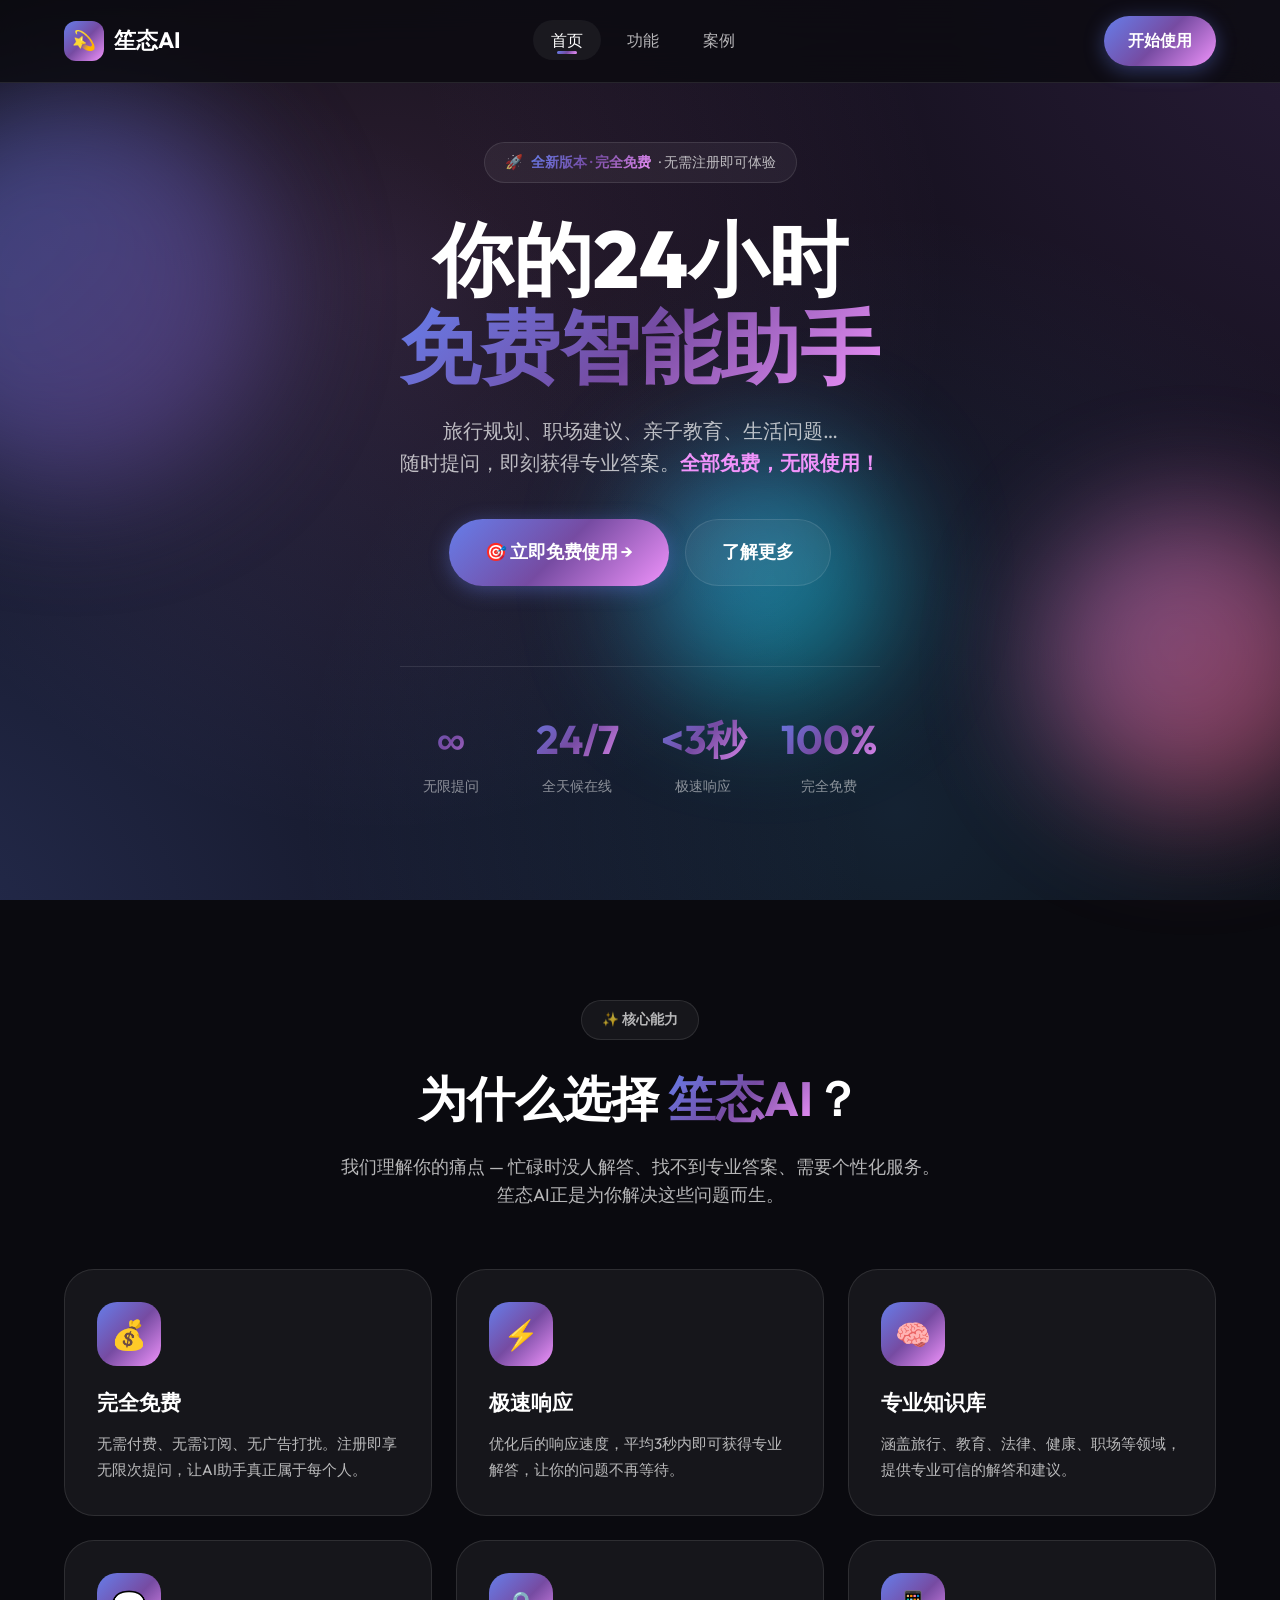
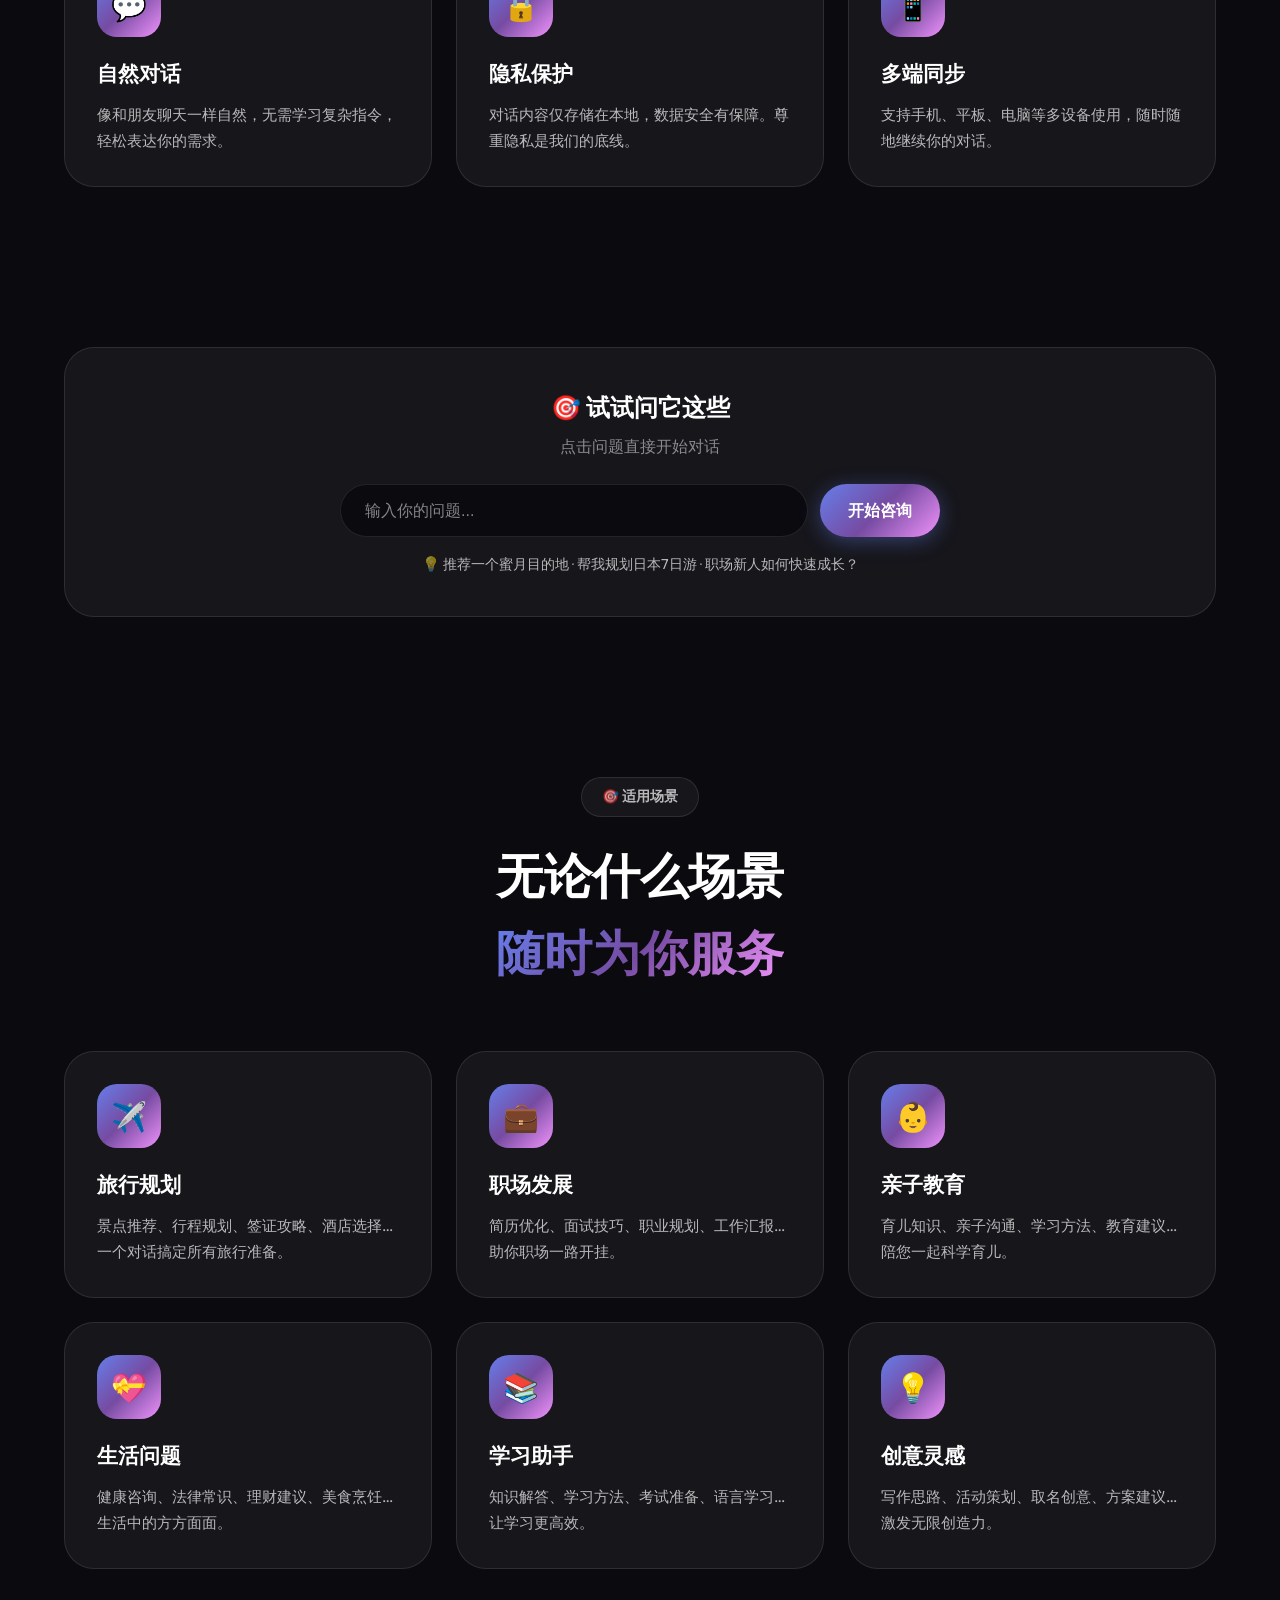
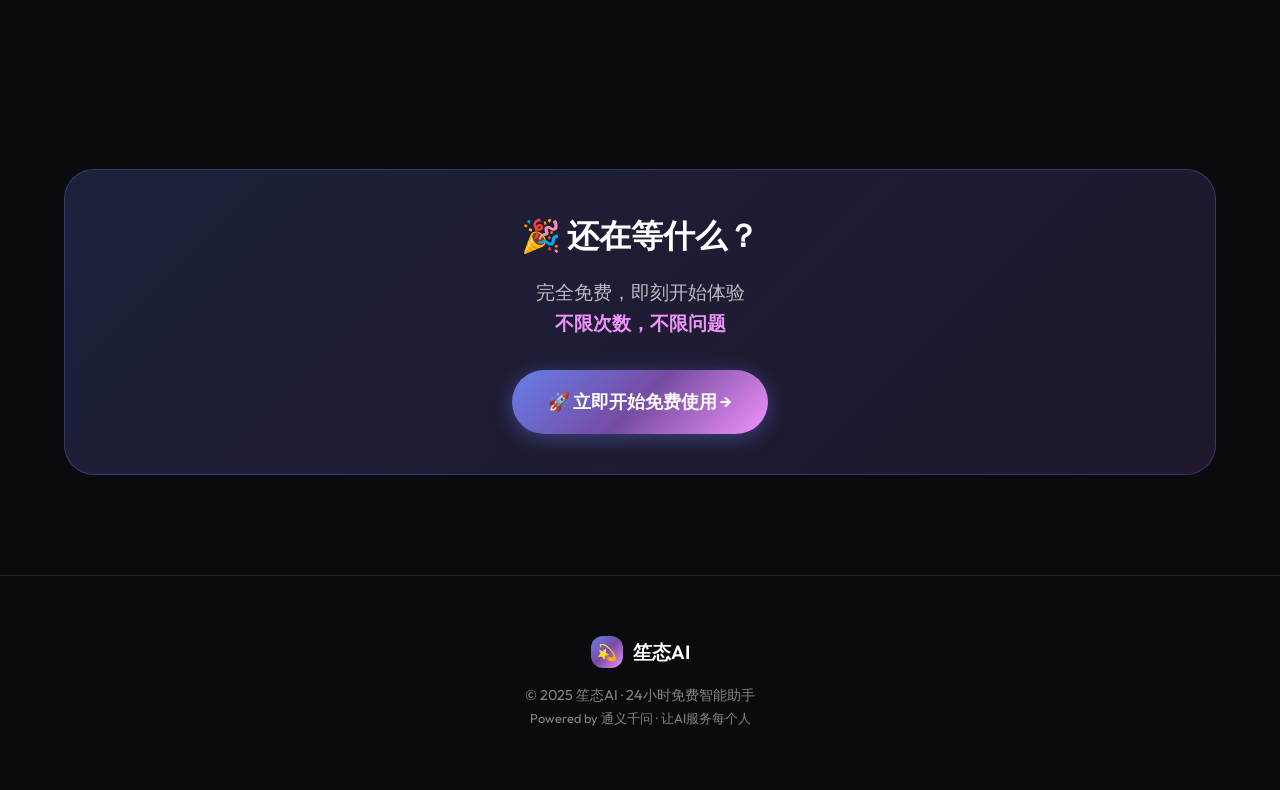
<file: index.html>
<!DOCTYPE html>
<html lang="zh-CN">
<head>
  <meta charset="UTF-8">
  <meta name="viewport" content="width=device-width, initial-scale=1.0">
  <title>笙态AI — 24小时智能助手 · 完全免费</title>
  <meta name="description" content="笙态AI是一款24小时在线的免费智能助手，为用户提供即时的专业解答和个性化服务。旅行、教育、职场、生活 — 全都免费！">
  <link rel="stylesheet" href="css/style.css">
</head>
<body>
  <!-- 背景动效 -->
  <div class="bg-gradient"></div>
  <div class="orb orb-1"></div>
  <div class="orb orb-2"></div>
  <div class="orb orb-3"></div>

  <!-- 导航栏 -->
  <nav class="nav">
    <div class="container nav-inner">
      <a href="index.html" class="nav-logo">
        <div class="logo-icon">💫</div>
        <span>笙态AI</span>
      </a>
      <ul class="nav-links">
        <li><a href="index.html" class="active">首页</a></li>
        <li><a href="features.html">功能</a></li>
        <li><a href="cases.html">案例</a></li>
      </ul>
      <a href="chat.html" class="nav-cta">开始使用</a>
    </div>
  </nav>

  <!-- Hero 区域 -->
  <section class="hero">
    <div class="container">
      <div class="hero-content">
        <div class="hero-badge">
          🚀 <span>全新版本 · 完全免费</span> · 无需注册即可体验
        </div>
        <h1>
          你的24小时<br>
          <span class="highlight">免费智能助手</span>
        </h1>
        <p class="hero-desc">
          旅行规划、职场建议、亲子教育、生活问题…<br>
          随时提问，即刻获得专业答案。<strong style="color:#f093fb">全部免费，无限使用！</strong>
        </p>
        <div class="hero-actions">
          <a href="chat.html" class="btn btn-primary btn-lg">
            🎯 立即免费使用 →
          </a>
          <a href="#features" class="btn btn-secondary btn-lg">
            了解更多
          </a>
        </div>
        <div class="hero-stats">
          <div class="hero-stat">
            <div class="hero-stat-value">∞</div>
            <div class="hero-stat-label">无限提问</div>
          </div>
          <div class="hero-stat">
            <div class="hero-stat-value">24/7</div>
            <div class="hero-stat-label">全天候在线</div>
          </div>
          <div class="hero-stat">
            <div class="hero-stat-value">&lt;3秒</div>
            <div class="hero-stat-label">极速响应</div>
          </div>
          <div class="hero-stat">
            <div class="hero-stat-value">100%</div>
            <div class="hero-stat-label">完全免费</div>
          </div>
        </div>
      </div>
    </div>
  </section>

  <!-- 功能特点 -->
  <section class="features" id="features">
    <div class="container">
      <div class="section-header">
        <span class="section-tag">✨ 核心能力</span>
        <h2 class="section-title">为什么选择 <span class="gradient-text">笙态AI</span>？</h2>
        <p class="section-desc">我们理解你的痛点 — 忙碌时没人解答、找不到专业答案、需要个性化服务。<br>笙态AI正是为你解决这些问题而生。</p>
      </div>
      <div class="features-grid">
        <div class="feature-card">
          <div class="feature-icon">💰</div>
          <h3 class="feature-title">完全免费</h3>
          <p class="feature-desc">无需付费、无需订阅、无广告打扰。注册即享无限次提问，让AI助手真正属于每个人。</p>
        </div>
        <div class="feature-card">
          <div class="feature-icon">⚡</div>
          <h3 class="feature-title">极速响应</h3>
          <p class="feature-desc">优化后的响应速度，平均3秒内即可获得专业解答，让你的问题不再等待。</p>
        </div>
        <div class="feature-card">
          <div class="feature-icon">🧠</div>
          <h3 class="feature-title">专业知识库</h3>
          <p class="feature-desc">涵盖旅行、教育、法律、健康、职场等领域，提供专业可信的解答和建议。</p>
        </div>
        <div class="feature-card">
          <div class="feature-icon">💬</div>
          <h3 class="feature-title">自然对话</h3>
          <p class="feature-desc">像和朋友聊天一样自然，无需学习复杂指令，轻松表达你的需求。</p>
        </div>
        <div class="feature-card">
          <div class="feature-icon">🔒</div>
          <h3 class="feature-title">隐私保护</h3>
          <p class="feature-desc">对话内容仅存储在本地，数据安全有保障。尊重隐私是我们的底线。</p>
        </div>
        <div class="feature-card">
          <div class="feature-icon">📱</div>
          <h3 class="feature-title">多端同步</h3>
          <p class="feature-desc">支持手机、平板、电脑等多设备使用，随时随地继续你的对话。</p>
        </div>
      </div>
    </div>
  </section>

  <!-- 快速体验 -->
  <section class="quick-try">
    <div class="container">
      <div class="quick-try-card">
        <h3 style="font-size:1.5rem;margin-bottom:8px">🎯 试试问它这些</h3>
        <p style="color:var(--text-muted);margin-bottom:24px">点击问题直接开始对话</p>
        <div class="quick-try-input">
          <input type="text" placeholder="输入你的问题..." readonly>
          <a href="chat.html" class="btn btn-primary">开始咨询</a>
        </div>
        <p class="quick-try-hint">
          💡 <a href="chat.html">推荐一个蜜月目的地</a> · 
          <a href="chat.html">帮我规划日本7日游</a> · 
          <a href="chat.html">职场新人如何快速成长？</a>
        </p>
      </div>
    </div>
  </section>

  <!-- 使用场景 -->
  <section class="features" id="scenes">
    <div class="container">
      <div class="section-header">
        <span class="section-tag">🎯 适用场景</span>
        <h2 class="section-title">无论什么场景<br><span class="gradient-text">随时为你服务</span></h2>
      </div>
      <div class="features-grid">
        <div class="feature-card">
          <div class="feature-icon">✈️</div>
          <h3 class="feature-title">旅行规划</h3>
          <p class="feature-desc">景点推荐、行程规划、签证攻略、酒店选择…一个对话搞定所有旅行准备。</p>
        </div>
        <div class="feature-card">
          <div class="feature-icon">💼</div>
          <h3 class="feature-title">职场发展</h3>
          <p class="feature-desc">简历优化、面试技巧、职业规划、工作汇报…助你职场一路开挂。</p>
        </div>
        <div class="feature-card">
          <div class="feature-icon">👶</div>
          <h3 class="feature-title">亲子教育</h3>
          <p class="feature-desc">育儿知识、亲子沟通、学习方法、教育建议…陪您一起科学育儿。</p>
        </div>
        <div class="feature-card">
          <div class="feature-icon">💝</div>
          <h3 class="feature-title">生活问题</h3>
          <p class="feature-desc">健康咨询、法律常识、理财建议、美食烹饪…生活中的方方面面。</p>
        </div>
        <div class="feature-card">
          <div class="feature-icon">📚</div>
          <h3 class="feature-title">学习助手</h3>
          <p class="feature-desc">知识解答、学习方法、考试准备、语言学习…让学习更高效。</p>
        </div>
        <div class="feature-card">
          <div class="feature-icon">💡</div>
          <h3 class="feature-title">创意灵感</h3>
          <p class="feature-desc">写作思路、活动策划、取名创意、方案建议…激发无限创造力。</p>
        </div>
      </div>
    </div>
  </section>

  <!-- CTA 区域 -->
  <section class="quick-try" style="padding:100px 0">
    <div class="container">
      <div class="quick-try-card" style="background:linear-gradient(135deg,rgba(102,126,234,0.2),rgba(118,75,162,0.2));border-color:var(--border-glow)">
        <h3 style="font-size:2rem;margin-bottom:16px">🎉 还在等什么？</h3>
        <p style="font-size:1.2rem;color:var(--text-secondary);margin-bottom:32px">
          完全免费，即刻开始体验<br>
          <strong style="color:#f093fb">不限次数，不限问题</strong>
        </p>
        <a href="chat.html" class="btn btn-primary btn-lg">
          🚀 立即开始免费使用 →
        </a>
      </div>
    </div>
  </section>

  <!-- 页脚 -->
  <footer class="footer">
    <div class="container">
      <div class="footer-content">
        <div class="footer-logo">
          <div class="logo-icon" style="width:32px;height:32px;font-size:1rem">💫</div>
          <span>笙态AI</span>
        </div>
        <p class="footer-text">
          © 2025 笙态AI · 24小时免费智能助手<br>
          <span style="font-size:0.8rem">Powered by 通义千问 · 让AI服务每个人</span>
        </p>
      </div>
    </div>
  </footer>

  <script>
    // 导航栏滚动效果
    window.addEventListener('scroll', () => {
      const nav = document.querySelector('.nav');
      if (window.scrollY > 50) {
        nav.classList.add('scrolled');
      } else {
        nav.classList.remove('scrolled');
      }
    });

    // 滚动动画
    const observerOptions = {
      threshold: 0.1,
      rootMargin: '0px 0px -50px 0px'
    };

    const observer = new IntersectionObserver((entries) => {
      entries.forEach(entry => {
        if (entry.isIntersecting) {
          entry.target.style.opacity = '1';
          entry.target.style.transform = 'translateY(0)';
        }
      });
    }, observerOptions);

    document.querySelectorAll('.feature-card').forEach((card, index) => {
      card.style.opacity = '0';
      card.style.transform = 'translateY(30px)';
      card.style.transition = `all 0.6s ease ${index * 0.1}s`;
      observer.observe(card);
    });
  </script>
</body>
</html>
</file>
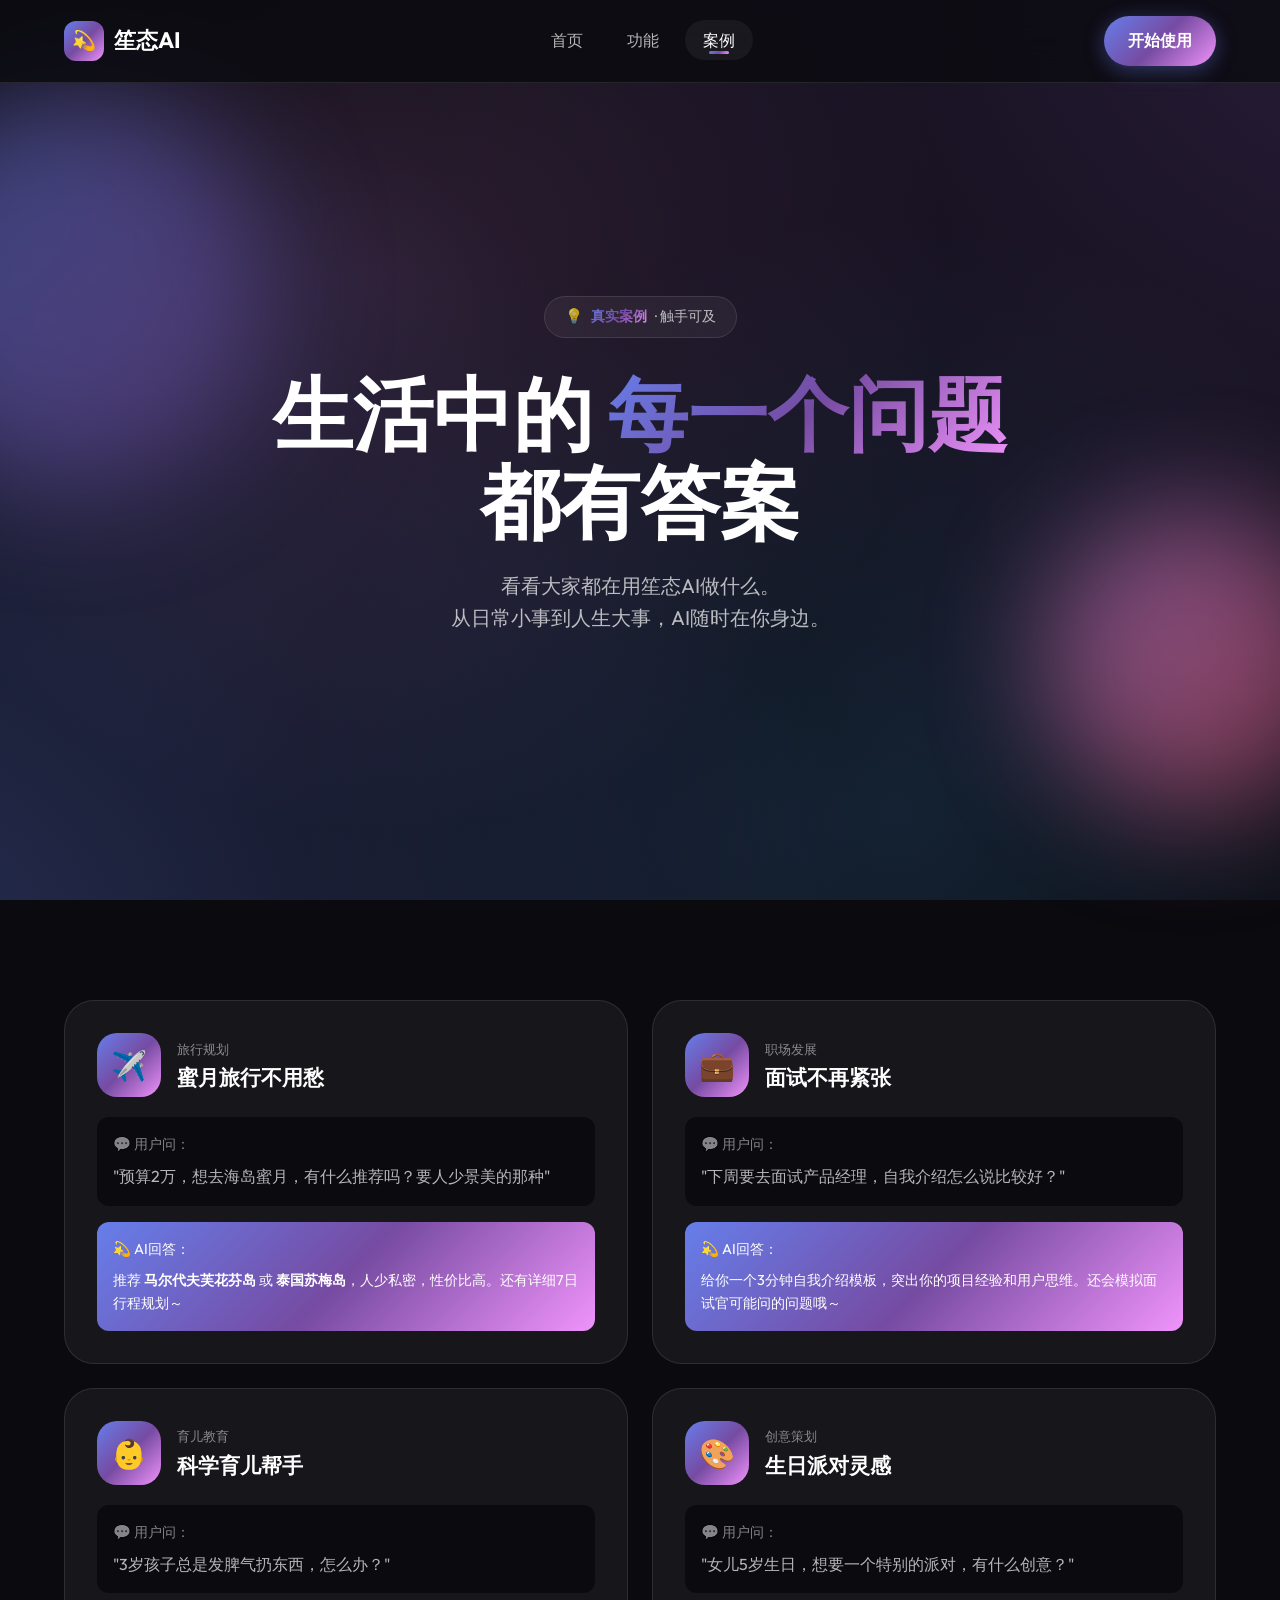
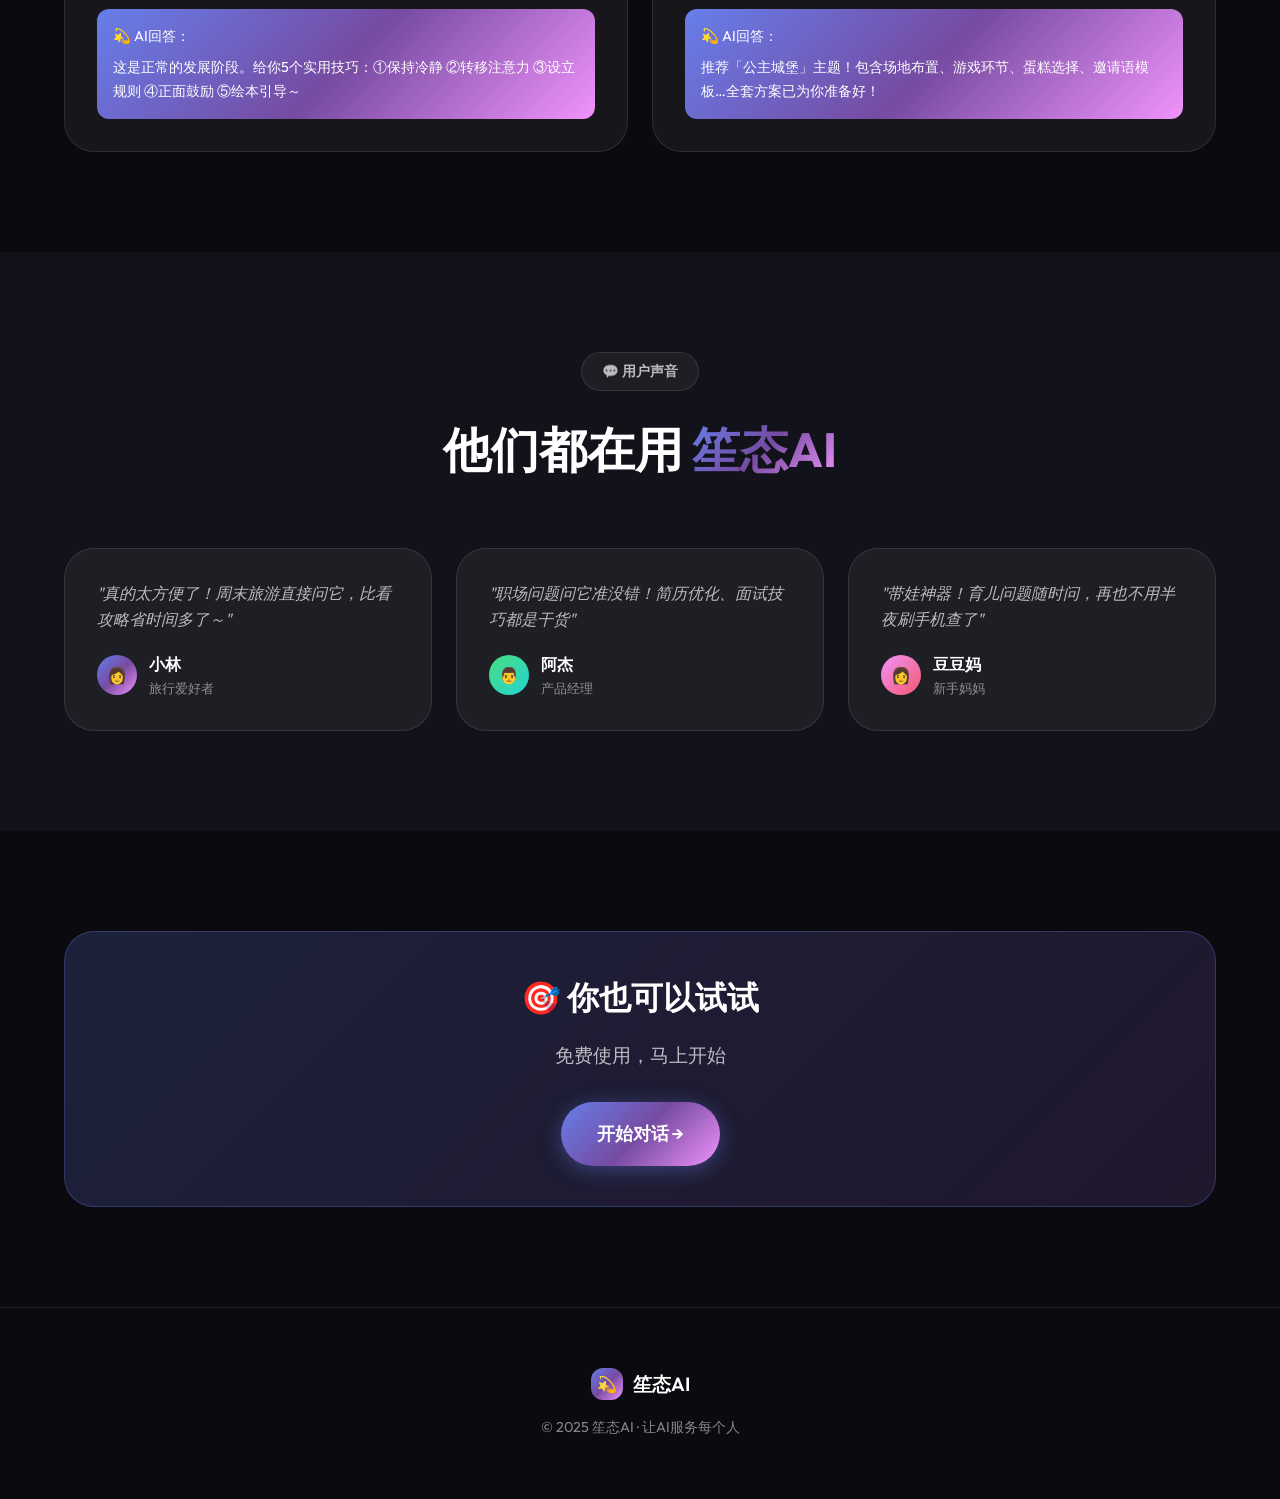
<file: cases.html>
<!DOCTYPE html>
<html lang="zh-CN">
<head>
  <meta charset="UTF-8">
  <meta name="viewport" content="width=device-width, initial-scale=1.0">
  <title>使用案例 — 笙态AI</title>
  <link rel="stylesheet" href="css/style.css">
</head>
<body>
  <div class="bg-gradient"></div>
  <div class="orb orb-1"></div>
  <div class="orb orb-2"></div>

  <nav class="nav">
    <div class="container nav-inner">
      <a href="index.html" class="nav-logo">
        <div class="logo-icon">💫</div>
        <span>笙态AI</span>
      </a>
      <ul class="nav-links">
        <li><a href="index.html">首页</a></li>
        <li><a href="features.html">功能</a></li>
        <li><a href="cases.html" class="active">案例</a></li>
      </ul>
      <a href="chat.html" class="nav-cta">开始使用</a>
    </div>
  </nav>

  <section class="hero" style="padding-top:150px">
    <div class="container">
      <div class="hero-content">
        <div class="hero-badge">
          💡 <span>真实案例</span> · 触手可及
        </div>
        <h1>生活中的 <span class="highlight">每一个问题</span><br>都有答案</h1>
        <p class="hero-desc">
          看看大家都在用笙态AI做什么。<br>
          从日常小事到人生大事，AI随时在你身边。
        </p>
      </div>
    </div>
  </section>

  <section class="features">
    <div class="container">
      <div class="features-grid" style="grid-template-columns: repeat(2, 1fr);">
        
        <!-- 案例1 -->
        <div class="feature-card" style="text-align:left">
          <div style="display:flex;align-items:center;gap:16px;margin-bottom:20px">
            <div class="feature-icon" style="margin:0">✈️</div>
            <div>
              <span style="font-size:0.8rem;color:var(--text-muted)">旅行规划</span>
              <h3 style="font-size:1.3rem;margin:0">蜜月旅行不用愁</h3>
            </div>
          </div>
          <div style="background:var(--bg-primary);padding:16px;border-radius:12px;margin-bottom:16px">
            <p style="color:var(--text-muted);font-size:0.9rem;margin-bottom:8px">💬 用户问：</p>
            <p style="color:var(--text-secondary)">"预算2万，想去海岛蜜月，有什么推荐吗？要人少景美的那种"</p>
          </div>
          <div style="background:var(--gradient-primary);padding:16px;border-radius:12px">
            <p style="font-size:0.9rem;margin-bottom:8px">💫 AI回答：</p>
            <p style="font-size:0.9rem">推荐 <strong>马尔代夫芙花芬岛</strong> 或 <strong>泰国苏梅岛</strong>，人少私密，性价比高。还有详细7日行程规划～</p>
          </div>
        </div>

        <!-- 案例2 -->
        <div class="feature-card" style="text-align:left">
          <div style="display:flex;align-items:center;gap:16px;margin-bottom:20px">
            <div class="feature-icon" style="margin:0">💼</div>
            <div>
              <span style="font-size:0.8rem;color:var(--text-muted)">职场发展</span>
              <h3 style="font-size:1.3rem;margin:0">面试不再紧张</h3>
            </div>
          </div>
          <div style="background:var(--bg-primary);padding:16px;border-radius:12px;margin-bottom:16px">
            <p style="color:var(--text-muted);font-size:0.9rem;margin-bottom:8px">💬 用户问：</p>
            <p style="color:var(--text-secondary)">"下周要去面试产品经理，自我介绍怎么说比较好？"</p>
          </div>
          <div style="background:var(--gradient-primary);padding:16px;border-radius:12px">
            <p style="font-size:0.9rem;margin-bottom:8px">💫 AI回答：</p>
            <p style="font-size:0.9rem">给你一个3分钟自我介绍模板，突出你的项目经验和用户思维。还会模拟面试官可能问的问题哦～</p>
          </div>
        </div>

        <!-- 案例3 -->
        <div class="feature-card" style="text-align:left">
          <div style="display:flex;align-items:center;gap:16px;margin-bottom:20px">
            <div class="feature-icon" style="margin:0">👶</div>
            <div>
              <span style="font-size:0.8rem;color:var(--text-muted)">育儿教育</span>
              <h3 style="font-size:1.3rem;margin:0">科学育儿帮手</h3>
            </div>
          </div>
          <div style="background:var(--bg-primary);padding:16px;border-radius:12px;margin-bottom:16px">
            <p style="color:var(--text-muted);font-size:0.9rem;margin-bottom:8px">💬 用户问：</p>
            <p style="color:var(--text-secondary)">"3岁孩子总是发脾气扔东西，怎么办？"</p>
          </div>
          <div style="background:var(--gradient-primary);padding:16px;border-radius:12px">
            <p style="font-size:0.9rem;margin-bottom:8px">💫 AI回答：</p>
            <p style="font-size:0.9rem">这是正常的发展阶段。给你5个实用技巧：①保持冷静 ②转移注意力 ③设立规则 ④正面鼓励 ⑤绘本引导～</p>
          </div>
        </div>

        <!-- 案例4 -->
        <div class="feature-card" style="text-align:left">
          <div style="display:flex;align-items:center;gap:16px;margin-bottom:20px">
            <div class="feature-icon" style="margin:0">🎨</div>
            <div>
              <span style="font-size:0.8rem;color:var(--text-muted)">创意策划</span>
              <h3 style="font-size:1.3rem;margin:0">生日派对灵感</h3>
            </div>
          </div>
          <div style="background:var(--bg-primary);padding:16px;border-radius:12px;margin-bottom:16px">
            <p style="color:var(--text-muted);font-size:0.9rem;margin-bottom:8px">💬 用户问：</p>
            <p style="color:var(--text-secondary)">"女儿5岁生日，想要一个特别的派对，有什么创意？"</p>
          </div>
          <div style="background:var(--gradient-primary);padding:16px;border-radius:12px">
            <p style="font-size:0.9rem;margin-bottom:8px">💫 AI回答：</p>
            <p style="font-size:0.9rem">推荐「公主城堡」主题！包含场地布置、游戏环节、蛋糕选择、邀请语模板…全套方案已为你准备好！</p>
          </div>
        </div>

      </div>
    </div>
  </section>

  <!-- 用户评价 -->
  <section class="features" style="background:var(--bg-secondary);padding:100px 0">
    <div class="container">
      <div class="section-header">
        <span class="section-tag">💬 用户声音</span>
        <h2 class="section-title">他们都在用 <span class="gradient-text">笙态AI</span></h2>
      </div>
      <div class="features-grid" style="grid-template-columns: repeat(3, 1fr);">
        <div class="feature-card">
          <p style="color:var(--text-secondary);font-style:italic;margin-bottom:20px">"真的太方便了！周末旅游直接问它，比看攻略省时间多了～"</p>
          <div style="display:flex;align-items:center;gap:12px">
            <div style="width:40px;height:40px;background:var(--gradient-primary);border-radius:50%;display:flex;align-items:center;justify-content:center">👩</div>
            <div>
              <p style="font-weight:600;margin:0">小林</p>
              <p style="font-size:0.8rem;color:var(--text-muted);margin:0">旅行爱好者</p>
            </div>
          </div>
        </div>
        <div class="feature-card">
          <p style="color:var(--text-secondary);font-style:italic;margin-bottom:20px">"职场问题问它准没错！简历优化、面试技巧都是干货"</p>
          <div style="display:flex;align-items:center;gap:12px">
            <div style="width:40px;height:40px;background:var(--gradient-success);border-radius:50%;display:flex;align-items:center;justify-content:center">👨</div>
            <div>
              <p style="font-weight:600;margin:0">阿杰</p>
              <p style="font-size:0.8rem;color:var(--text-muted);margin:0">产品经理</p>
            </div>
          </div>
        </div>
        <div class="feature-card">
          <p style="color:var(--text-secondary);font-style:italic;margin-bottom:20px">"带娃神器！育儿问题随时问，再也不用半夜刷手机查了"</p>
          <div style="display:flex;align-items:center;gap:12px">
            <div style="width:40px;height:40px;background:var(--gradient-magenta);border-radius:50%;display:flex;align-items:center;justify-content:center">👩</div>
            <div>
              <p style="font-weight:600;margin:0">豆豆妈</p>
              <p style="font-size:0.8rem;color:var(--text-muted);margin:0">新手妈妈</p>
            </div>
          </div>
        </div>
      </div>
    </div>
  </section>

  <!-- CTA -->
  <section class="quick-try" style="padding:100px 0">
    <div class="container">
      <div class="quick-try-card" style="background:linear-gradient(135deg,rgba(102,126,234,0.2),rgba(118,75,162,0.2));border-color:var(--border-glow)">
        <h3 style="font-size:2rem;margin-bottom:16px">🎯 你也可以试试</h3>
        <p style="font-size:1.2rem;color:var(--text-secondary);margin-bottom:32px">免费使用，马上开始</p>
        <a href="chat.html" class="btn btn-primary btn-lg">开始对话 →</a>
      </div>
    </div>
  </section>

  <footer class="footer">
    <div class="container">
      <div class="footer-content">
        <div class="footer-logo">
          <div class="logo-icon" style="width:32px;height:32px;font-size:1rem">💫</div>
          <span>笙态AI</span>
        </div>
        <p class="footer-text">© 2025 笙态AI · 让AI服务每个人</p>
      </div>
    </div>
  </footer>
</body>
</html>
</file>
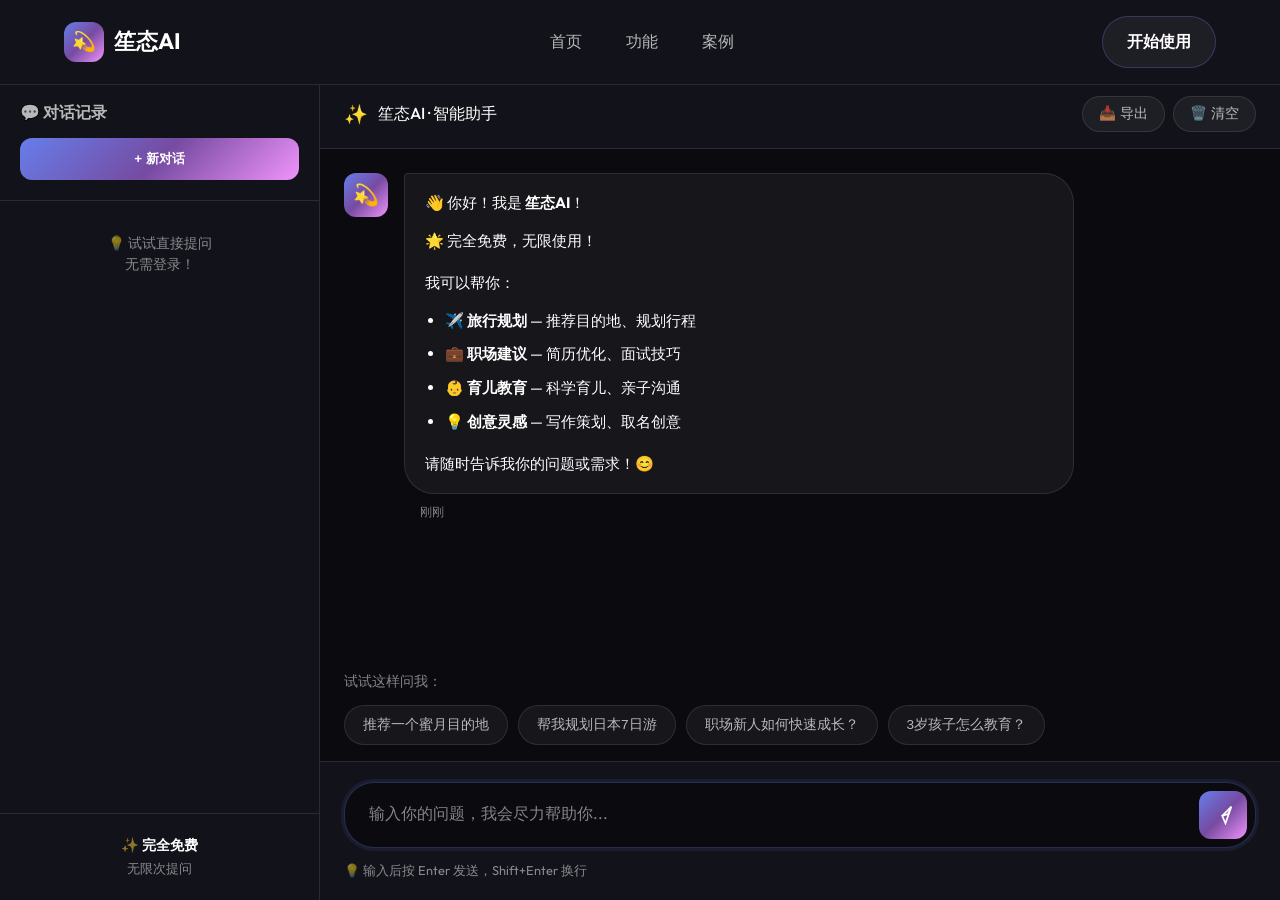
<file: chat.html>
<!DOCTYPE html>
<html lang="zh-CN">
<head>
  <meta charset="UTF-8">
  <meta name="viewport" content="width=device-width, initial-scale=1.0">
  <title>AI 对话 — 笙态AI</title>
  <link rel="stylesheet" href="css/style.css">
  <link rel="stylesheet" href="css/chat.css">
  <style>
    /* 用户菜单 */
    .user-menu { position: relative; display: inline-block; }
    .user-btn {
      display: flex; align-items: center; gap: 8px;
      padding: 8px 16px;
      background: var(--bg-glass); border: 1px solid var(--border-color);
      border-radius: 20px; color: white; cursor: pointer;
      font-size: 14px; transition: all 0.3s;
    }
    .user-btn:hover { background: rgba(255,255,255,0.1); }
    .user-avatar {
      width: 24px; height: 24px; border-radius: 50%;
      background: var(--gradient-primary);
      display: flex; align-items: center; justify-content: center; font-size: 12px;
    }
    .user-dropdown {
      position: absolute; top: 100%; right: 0; margin-top: 8px;
      background: var(--bg-secondary); border: 1px solid var(--border-color);
      border-radius: 12px; box-shadow: var(--shadow-lg);
      min-width: 200px; display: none; z-index: 1000; overflow: hidden;
    }
    .user-dropdown.show { display: block; }
    .dropdown-item {
      display: flex; align-items: center; gap: 10px;
      padding: 12px 16px; color: var(--text-secondary);
      text-decoration: none; cursor: pointer; transition: background 0.2s;
    }
    .dropdown-item:hover { background: var(--bg-glass); color: var(--text-primary); }
    .dropdown-item.logout { color: #ff6b6b; }
  </style>
</head>
<body>
  <div class="bg-gradient"></div>
  <div class="orb orb-1"></div>
  <div class="orb orb-2"></div>

  <nav class="nav" style="background:var(--bg-secondary);border-bottom-color:rgba(255,255,255,0.1)">
    <div class="container nav-inner">
      <a href="index.html" class="nav-logo">
        <div class="logo-icon">💫</div>
        <span>笙态AI</span>
      </a>
      <ul class="nav-links">
        <li><a href="index.html">首页</a></li>
        <li><a href="features.html">功能</a></li>
        <li><a href="cases.html">案例</a></li>
      </ul>
      <div class="user-menu" id="userMenu" style="display:none;">
        <button class="user-btn" onclick="toggleDropdown()">
          <div class="user-avatar" id="userAvatar">?</div>
          <span id="userName">用户</span>
          <span>▼</span>
        </button>
        <div class="user-dropdown" id="userDropdown">
          <div class="dropdown-item" onclick="logout()" style="border-bottom:1px solid var(--border-color)">
            <span>📧</span> <span id="userEmail">user@email.com</span>
          </div>
          <div class="dropdown-item" onclick="clearAllData()">
            <span>🗑️</span> 清除所有数据
          </div>
          <div class="dropdown-item logout" onclick="logout()">
            <span>🚪</span> 退出登录
          </div>
        </div>
      </div>
      <a href="chat.html" class="nav-cta active">开始使用</a>
    </div>
  </nav>

  <main class="chat-main">
    <div class="chat-container">
      <!-- 侧边栏 -->
      <aside class="chat-sidebar">
        <div class="sidebar-header">
          <h3>💬 对话记录</h3>
          <button class="btn-new-chat" onclick="newChat()">+ 新对话</button>
        </div>
        <div class="chat-history" id="chatHistory">
          <p style="text-align:center;color:var(--text-muted);padding:20px;font-size:0.85rem">
            💡 试试直接提问<br>无需登录！
          </p>
        </div>
        <div class="sidebar-footer">
          <p class="free-tier" style="font-size:0.9rem">
            ✨ <strong>完全免费</strong><br>
            <span style="font-size:0.8rem">无限次提问</span>
          </p>
        </div>
      </aside>

      <!-- 聊天区域 -->
      <div class="chat-area">
        <div class="chat-header-bar">
          <div class="chat-model-info">
            <span class="model-badge">✨</span>
            <span>笙态AI · 智能助手</span>
          </div>
          <div class="chat-actions">
            <button class="btn-clear" onclick="exportChat()">📥 导出</button>
            <button class="btn-clear" onclick="clearChat()">🗑️ 清空</button>
          </div>
        </div>

        <div class="chat-messages" id="chatMessages">
          <div class="message ai-message">
            <div class="message-avatar">💫</div>
            <div class="message-content">
              <div class="message-bubble">
                <p>👋 你好！我是 <strong>笙态AI</strong>！</p>
                <p>🌟 完全免费，无限使用！</p>
                <p style="margin-top:16px">我可以帮你：</p>
                <ul style="margin-top:8px;padding-left:20px">
                  <li>✈️ <strong>旅行规划</strong> — 推荐目的地、规划行程</li>
                  <li>💼 <strong>职场建议</strong> — 简历优化、面试技巧</li>
                  <li>👶 <strong>育儿教育</strong> — 科学育儿、亲子沟通</li>
                  <li>💡 <strong>创意灵感</strong> — 写作策划、取名创意</li>
                </ul>
                <p style="margin-top:16px">请随时告诉我你的问题或需求！😊</p>
              </div>
              <div class="message-time">刚刚</div>
            </div>
          </div>
        </div>

        <div class="suggestions" id="suggestions">
          <p class="suggestions-label">试试这样问我：</p>
          <div class="suggestion-chips">
            <button class="chip" onclick="sendSuggestion(this)">推荐一个蜜月目的地</button>
            <button class="chip" onclick="sendSuggestion(this)">帮我规划日本7日游</button>
            <button class="chip" onclick="sendSuggestion(this)">职场新人如何快速成长？</button>
            <button class="chip" onclick="sendSuggestion(this)">3岁孩子怎么教育？</button>
          </div>
        </div>

        <div class="chat-input-area">
          <div class="input-wrapper">
            <textarea id="userInput" placeholder="输入你的问题，我会尽力帮助你..." rows="1" oninput="autoResize(this)" onkeydown="handleKeyDown(event)"></textarea>
            <button class="send-btn" id="sendBtn" onclick="sendMessage()">
              <svg width="20" height="20" viewBox="0 0 24 24" fill="none" stroke="currentColor" stroke-width="2">
                <line x1="22" y1="2" x2="11" y2="13"></line>
                <polygon points="22 2 15 22 11 13 18 11 22 2"></polygon>
              </svg>
            </button>
          </div>
          <p class="input-hint">
            <span>💡 输入后按 Enter 发送，Shift+Enter 换行</span>
          </p>
        </div>
      </div>
    </div>
  </main>

  <script src="js/main.js"></script>
  <script src="js/chat.js"></script>
  <script>
    // 切换下拉菜单
    function toggleDropdown() {
      document.getElementById('userDropdown').classList.toggle('show');
    }
    document.addEventListener('click', e => {
      if (!e.target.closest('.user-menu')) {
        document.getElementById('userDropdown').classList.remove('show');
      }
    });

    // 退出登录
    function logout() {
      localStorage.clear();
      location.reload();
    }

    // 清除所有数据
    function clearAllData() {
      if (confirm('确定清除所有数据吗？这将删除所有对话记录。')) {
        localStorage.clear();
        sessionStorage.clear();
        newChat();
        alert('已清除所有数据！');
      }
    }

    // 导出对话
    function exportChat() {
      const messages = document.querySelectorAll('.message');
      let text = '笙态AI 对话记录\n';
      text += '='.repeat(30) + '\n\n';
      
      messages.forEach(msg => {
        const bubble = msg.querySelector('.message-bubble');
        if (bubble) {
          const isAI = msg.classList.contains('ai-message');
          text += (isAI ? '💫 笙态AI：\n' : '👤 你：\n');
          text += bubble.innerText + '\n\n';
        }
      });
      
      const blob = new Blob([text], { type: 'text/plain;charset=utf-8' });
      const url = URL.createObjectURL(blob);
      const a = document.createElement('a');
      a.href = url;
      a.download = `笙态AI对话_${new Date().toLocaleDateString()}.txt`;
      a.click();
      URL.revokeObjectURL(url);
    }

    // 回车发送
    function handleKeyDown(e) {
      if (e.key === 'Enter' && !e.shiftKey) {
        e.preventDefault();
        sendMessage();
      }
    }
  </script>
</body>
</html>
</file>
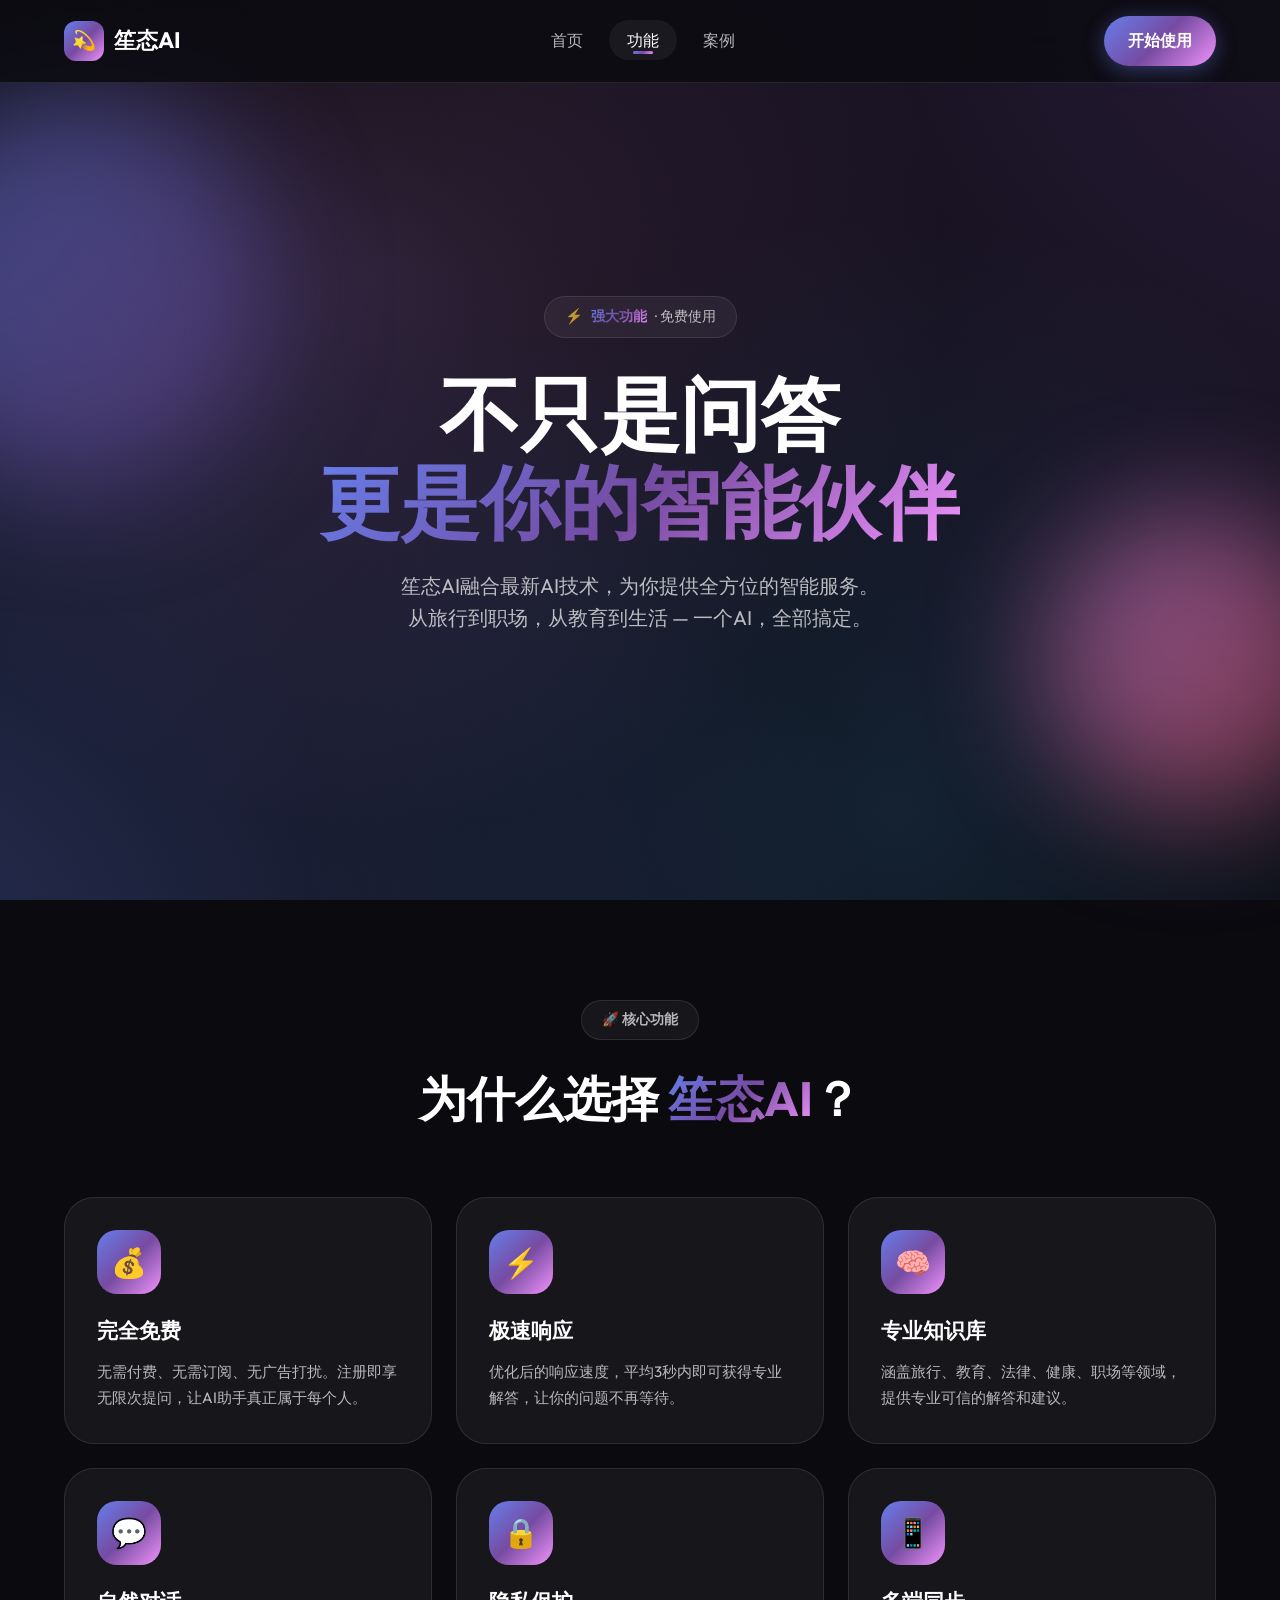
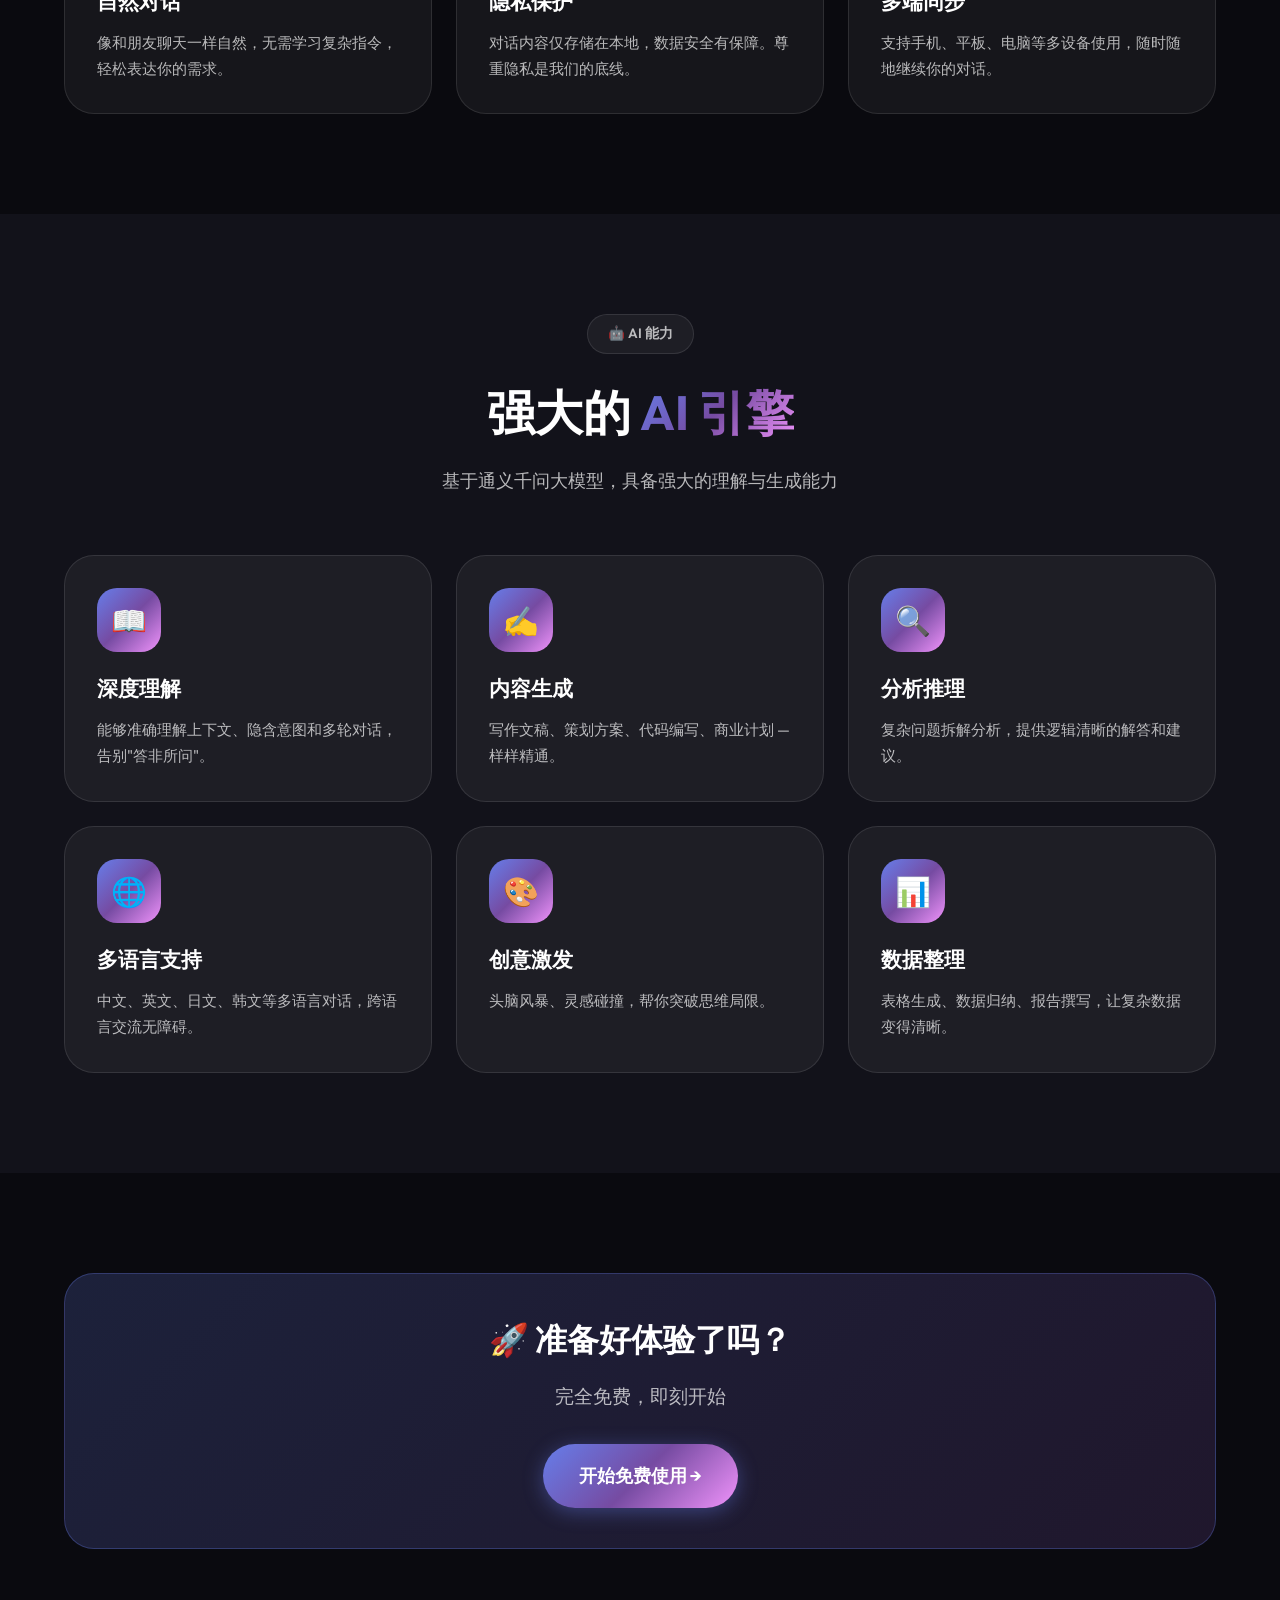
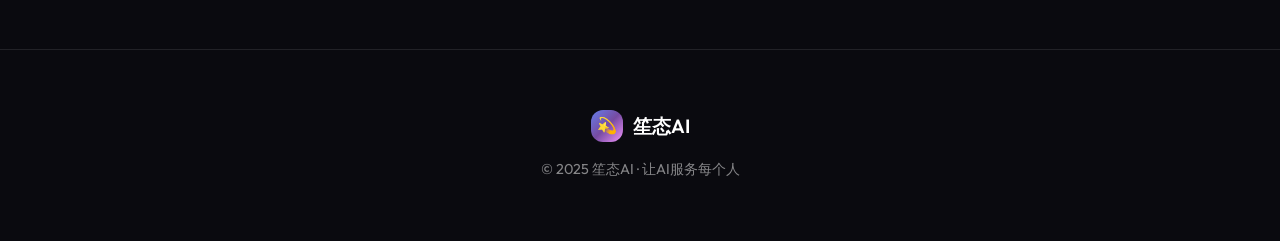
<file: features.html>
<!DOCTYPE html>
<html lang="zh-CN">
<head>
  <meta charset="UTF-8">
  <meta name="viewport" content="width=device-width, initial-scale=1.0">
  <title>功能介绍 — 笙态AI</title>
  <link rel="stylesheet" href="css/style.css">
</head>
<body>
  <div class="bg-gradient"></div>
  <div class="orb orb-1"></div>
  <div class="orb orb-2"></div>

  <nav class="nav">
    <div class="container nav-inner">
      <a href="index.html" class="nav-logo">
        <div class="logo-icon">💫</div>
        <span>笙态AI</span>
      </a>
      <ul class="nav-links">
        <li><a href="index.html">首页</a></li>
        <li><a href="features.html" class="active">功能</a></li>
        <li><a href="cases.html">案例</a></li>
      </ul>
      <a href="chat.html" class="nav-cta">开始使用</a>
    </div>
  </nav>

  <section class="hero" style="padding-top:150px">
    <div class="container">
      <div class="hero-content">
        <div class="hero-badge">
          ⚡ <span>强大功能</span> · 免费使用
        </div>
        <h1>不只是问答<br><span class="highlight">更是你的智能伙伴</span></h1>
        <p class="hero-desc">
          笙态AI融合最新AI技术，为你提供全方位的智能服务。<br>
          从旅行到职场，从教育到生活 — 一个AI，全部搞定。
        </p>
      </div>
    </div>
  </section>

  <section class="features">
    <div class="container">
      <div class="section-header">
        <span class="section-tag">🚀 核心功能</span>
        <h2 class="section-title">为什么选择 <span class="gradient-text">笙态AI</span>？</h2>
      </div>
      <div class="features-grid">
        <div class="feature-card">
          <div class="feature-icon">💰</div>
          <h3 class="feature-title">完全免费</h3>
          <p class="feature-desc">无需付费、无需订阅、无广告打扰。注册即享无限次提问，让AI助手真正属于每个人。</p>
        </div>
        <div class="feature-card">
          <div class="feature-icon">⚡</div>
          <h3 class="feature-title">极速响应</h3>
          <p class="feature-desc">优化后的响应速度，平均3秒内即可获得专业解答，让你的问题不再等待。</p>
        </div>
        <div class="feature-card">
          <div class="feature-icon">🧠</div>
          <h3 class="feature-title">专业知识库</h3>
          <p class="feature-desc">涵盖旅行、教育、法律、健康、职场等领域，提供专业可信的解答和建议。</p>
        </div>
        <div class="feature-card">
          <div class="feature-icon">💬</div>
          <h3 class="feature-title">自然对话</h3>
          <p class="feature-desc">像和朋友聊天一样自然，无需学习复杂指令，轻松表达你的需求。</p>
        </div>
        <div class="feature-card">
          <div class="feature-icon">🔒</div>
          <h3 class="feature-title">隐私保护</h3>
          <p class="feature-desc">对话内容仅存储在本地，数据安全有保障。尊重隐私是我们的底线。</p>
        </div>
        <div class="feature-card">
          <div class="feature-icon">📱</div>
          <h3 class="feature-title">多端同步</h3>
          <p class="feature-desc">支持手机、平板、电脑等多设备使用，随时随地继续你的对话。</p>
        </div>
      </div>
    </div>
  </section>

  <!-- AI能力展示 -->
  <section class="features" style="background:var(--bg-secondary);padding:100px 0">
    <div class="container">
      <div class="section-header">
        <span class="section-tag">🤖 AI 能力</span>
        <h2 class="section-title">强大的 <span class="gradient-text">AI 引擎</span></h2>
        <p class="section-desc">基于通义千问大模型，具备强大的理解与生成能力</p>
      </div>
      <div class="features-grid">
        <div class="feature-card">
          <div class="feature-icon">📖</div>
          <h3 class="feature-title">深度理解</h3>
          <p class="feature-desc">能够准确理解上下文、隐含意图和多轮对话，告别"答非所问"。</p>
        </div>
        <div class="feature-card">
          <div class="feature-icon">✍️</div>
          <h3 class="feature-title">内容生成</h3>
          <p class="feature-desc">写作文稿、策划方案、代码编写、商业计划 — 样样精通。</p>
        </div>
        <div class="feature-card">
          <div class="feature-icon">🔍</div>
          <h3 class="feature-title">分析推理</h3>
          <p class="feature-desc">复杂问题拆解分析，提供逻辑清晰的解答和建议。</p>
        </div>
        <div class="feature-card">
          <div class="feature-icon">🌐</div>
          <h3 class="feature-title">多语言支持</h3>
          <p class="feature-desc">中文、英文、日文、韩文等多语言对话，跨语言交流无障碍。</p>
        </div>
        <div class="feature-card">
          <div class="feature-icon">🎨</div>
          <h3 class="feature-title">创意激发</h3>
          <p class="feature-desc">头脑风暴、灵感碰撞，帮你突破思维局限。</p>
        </div>
        <div class="feature-card">
          <div class="feature-icon">📊</div>
          <h3 class="feature-title">数据整理</h3>
          <p class="feature-desc">表格生成、数据归纳、报告撰写，让复杂数据变得清晰。</p>
        </div>
      </div>
    </div>
  </section>

  <!-- CTA -->
  <section class="quick-try" style="padding:100px 0">
    <div class="container">
      <div class="quick-try-card" style="background:linear-gradient(135deg,rgba(102,126,234,0.2),rgba(118,75,162,0.2));border-color:var(--border-glow)">
        <h3 style="font-size:2rem;margin-bottom:16px">🚀 准备好体验了吗？</h3>
        <p style="font-size:1.2rem;color:var(--text-secondary);margin-bottom:32px">完全免费，即刻开始</p>
        <a href="chat.html" class="btn btn-primary btn-lg">开始免费使用 →</a>
      </div>
    </div>
  </section>

  <footer class="footer">
    <div class="container">
      <div class="footer-content">
        <div class="footer-logo">
          <div class="logo-icon" style="width:32px;height:32px;font-size:1rem">💫</div>
          <span>笙态AI</span>
        </div>
        <p class="footer-text">© 2025 笙态AI · 让AI服务每个人</p>
      </div>
    </div>
  </footer>
</body>
</html>
</file>
<file: css/style.css>
/* ==========================================
   笙态AI v2.0 - Modern Gradient Design
   ========================================== */

@import url('https://fonts.googleapis.com/css2?family=Outfit:wght@300;400;500;600;700;800&display=swap');

:root {
  /* 主题色 */
  --bg-primary: #0a0a0f;
  --bg-secondary: #12121a;
  --bg-card: rgba(255, 255, 255, 0.03);
  --bg-glass: rgba(255, 255, 255, 0.05);
  
  /* 渐变色 */
  --gradient-primary: linear-gradient(135deg, #667eea 0%, #764ba2 50%, #f093fb 100%);
  --gradient-gold: linear-gradient(135deg, #f6d365 0%, #fda085 100%);
  --gradient-cyan: linear-gradient(135deg, #4facfe 0%, #00f2fe 100%);
  --gradient-magenta: linear-gradient(135deg, #f093fb 0%, #f5576c 100%);
  --gradient-success: linear-gradient(135deg, #4ade80 0%, #22d3d1 100%);
  
  /* 文字 */
  --text-primary: #ffffff;
  --text-secondary: rgba(255, 255, 255, 0.7);
  --text-muted: rgba(255, 255, 255, 0.5);
  
  /* 边框 */
  --border-color: rgba(255, 255, 255, 0.1);
  --border-glow: rgba(102, 126, 234, 0.3);
  
  /* 阴影 */
  --shadow-sm: 0 4px 20px rgba(0, 0, 0, 0.3);
  --shadow-lg: 0 10px 40px rgba(0, 0, 0, 0.4);
  --shadow-glow: 0 0 60px rgba(102, 126, 234, 0.4);
  
  /* 间距 */
  --radius-sm: 12px;
  --radius-md: 20px;
  --radius-lg: 30px;
  --radius-full: 9999px;
}

/* ========== 基础重置 ========== */
*, *::before, *::after {
  margin: 0;
  padding: 0;
  box-sizing: border-box;
}

html {
  scroll-behavior: smooth;
}

body {
  font-family: 'Outfit', -apple-system, BlinkMacSystemFont, sans-serif;
  background: var(--bg-primary);
  color: var(--text-primary);
  line-height: 1.6;
  overflow-x: hidden;
  min-height: 100vh;
}

/* ========== 背景动效 ========== */
.bg-gradient {
  position: fixed;
  top: 0;
  left: 0;
  width: 100%;
  height: 100%;
  z-index: -1;
  overflow: hidden;
  background: var(--bg-primary);
}

.bg-gradient::before {
  content: '';
  position: absolute;
  top: -50%;
  left: -50%;
  width: 200%;
  height: 200%;
  background: 
    radial-gradient(circle at 20% 80%, rgba(102, 126, 234, 0.3) 0%, transparent 40%),
    radial-gradient(circle at 80% 20%, rgba(118, 75, 162, 0.3) 0%, transparent 40%),
    radial-gradient(circle at 40% 40%, rgba(240, 147, 251, 0.15) 0%, transparent 30%),
    radial-gradient(circle at 60% 70%, rgba(79, 172, 254, 0.15) 0%, transparent 30%);
  animation: gradientMove 20s ease-in-out infinite;
}

@keyframes gradientMove {
  0%, 100% { transform: translate(0, 0) rotate(0deg); }
  25% { transform: translate(-5%, 5%) rotate(5deg); }
  50% { transform: translate(5%, -5%) rotate(-5deg); }
  75% { transform: translate(-3%, -3%) rotate(3deg); }
}

/* 浮动光球 */
.orb {
  position: fixed;
  border-radius: 50%;
  filter: blur(60px);
  opacity: 0.5;
  animation: float 15s ease-in-out infinite;
  z-index: -1;
}

.orb-1 {
  width: 400px;
  height: 400px;
  background: linear-gradient(135deg, #667eea, #764ba2);
  top: 10%;
  left: -10%;
  animation-delay: 0s;
}

.orb-2 {
  width: 300px;
  height: 300px;
  background: linear-gradient(135deg, #f093fb, #f5576c);
  bottom: 10%;
  right: -5%;
  animation-delay: -5s;
}

.orb-3 {
  width: 250px;
  height: 250px;
  background: linear-gradient(135deg, #4facfe, #00f2fe);
  top: 50%;
  left: 50%;
  animation-delay: -10s;
}

@keyframes float {
  0%, 100% { transform: translate(0, 0) scale(1); }
  33% { transform: translate(30px, -30px) scale(1.05); }
  66% { transform: translate(-20px, 20px) scale(0.95); }
}

/* ========== 容器 ========== */
.container {
  max-width: 1200px;
  margin: 0 auto;
  padding: 0 24px;
}

/* ========== 导航栏 ========== */
.nav {
  position: fixed;
  top: 0;
  left: 0;
  right: 0;
  z-index: 1000;
  padding: 16px 0;
  background: rgba(10, 10, 15, 0.8);
  backdrop-filter: blur(20px);
  border-bottom: 1px solid var(--border-color);
  transition: all 0.3s ease;
}

.nav.scrolled {
  padding: 12px 0;
  background: rgba(10, 10, 15, 0.95);
}

.nav-inner {
  display: flex;
  align-items: center;
  justify-content: space-between;
  gap: 32px;
}

.nav-logo {
  display: flex;
  align-items: center;
  gap: 10px;
  text-decoration: none;
  color: var(--text-primary);
  font-weight: 700;
  font-size: 1.4rem;
}

.logo-icon {
  width: 40px;
  height: 40px;
  background: var(--gradient-primary);
  border-radius: 12px;
  display: flex;
  align-items: center;
  justify-content: center;
  font-size: 1.2rem;
  animation: pulse 3s ease-in-out infinite;
}

@keyframes pulse {
  0%, 100% { transform: scale(1); box-shadow: 0 0 0 0 rgba(102, 126, 234, 0.4); }
  50% { transform: scale(1.05); box-shadow: 0 0 20px 5px rgba(102, 126, 234, 0.2); }
}

.nav-links {
  display: flex;
  align-items: center;
  gap: 8px;
  list-style: none;
}

.nav-links a {
  color: var(--text-secondary);
  text-decoration: none;
  padding: 10px 18px;
  border-radius: var(--radius-full);
  font-weight: 500;
  transition: all 0.3s ease;
  position: relative;
}

.nav-links a:hover,
.nav-links a.active {
  color: var(--text-primary);
  background: var(--bg-glass);
}

.nav-links a.active::after {
  content: '';
  position: absolute;
  bottom: 6px;
  left: 50%;
  transform: translateX(-50%);
  width: 20px;
  height: 3px;
  background: var(--gradient-primary);
  border-radius: 2px;
}

.nav-cta {
  display: inline-flex;
  align-items: center;
  gap: 8px;
  padding: 12px 24px;
  background: var(--gradient-primary);
  color: white;
  text-decoration: none;
  border-radius: var(--radius-full);
  font-weight: 600;
  transition: all 0.3s ease;
  box-shadow: 0 4px 20px rgba(102, 126, 234, 0.4);
}

.nav-cta:hover {
  transform: translateY(-2px);
  box-shadow: 0 8px 30px rgba(102, 126, 234, 0.5);
}

.nav-cta.active {
  background: var(--bg-glass);
  border: 1px solid var(--border-glow);
  box-shadow: none;
}

/* 移动端菜单 */
.nav-toggle {
  display: none;
  flex-direction: column;
  gap: 5px;
  background: none;
  border: none;
  cursor: pointer;
  padding: 8px;
}

.nav-toggle span {
  width: 24px;
  height: 2px;
  background: var(--text-primary);
  transition: all 0.3s ease;
}

/* ========== Hero 区域 ========== */
.hero {
  min-height: 100vh;
  display: flex;
  align-items: center;
  padding: 120px 0 80px;
  position: relative;
}

.hero-content {
  max-width: 800px;
  text-align: center;
  margin: 0 auto;
}

.hero-badge {
  display: inline-flex;
  align-items: center;
  gap: 8px;
  padding: 8px 20px;
  background: var(--bg-glass);
  border: 1px solid var(--border-color);
  border-radius: var(--radius-full);
  font-size: 0.9rem;
  color: var(--text-secondary);
  margin-bottom: 32px;
  animation: fadeInUp 0.8s ease forwards;
  opacity: 0;
}

.hero-badge span {
  background: var(--gradient-primary);
  -webkit-background-clip: text;
  -webkit-text-fill-color: transparent;
  font-weight: 600;
}

.hero h1 {
  font-size: clamp(2.5rem, 8vw, 5rem);
  font-weight: 800;
  line-height: 1.1;
  margin-bottom: 24px;
  animation: fadeInUp 0.8s ease 0.2s forwards;
  opacity: 0;
}

.hero h1 .highlight {
  background: var(--gradient-primary);
  -webkit-background-clip: text;
  -webkit-text-fill-color: transparent;
  position: relative;
}

.hero-desc {
  font-size: 1.25rem;
  color: var(--text-secondary);
  margin-bottom: 40px;
  animation: fadeInUp 0.8s ease 0.4s forwards;
  opacity: 0;
}

.hero-actions {
  display: flex;
  gap: 16px;
  justify-content: center;
  flex-wrap: wrap;
  animation: fadeInUp 0.8s ease 0.6s forwards;
  opacity: 0;
}

.hero-stats {
  display: grid;
  grid-template-columns: repeat(4, 1fr);
  gap: 24px;
  margin-top: 80px;
  padding-top: 40px;
  border-top: 1px solid var(--border-color);
  animation: fadeInUp 0.8s ease 0.8s forwards;
  opacity: 0;
}

.hero-stat {
  text-align: center;
}

.hero-stat-value {
  font-size: 2.5rem;
  font-weight: 700;
  background: var(--gradient-primary);
  -webkit-background-clip: text;
  -webkit-text-fill-color: transparent;
}

.hero-stat-label {
  font-size: 0.9rem;
  color: var(--text-muted);
  margin-top: 4px;
}

@keyframes fadeInUp {
  from {
    opacity: 0;
    transform: translateY(30px);
  }
  to {
    opacity: 1;
    transform: translateY(0);
  }
}

/* ========== 按钮 ========== */
.btn {
  display: inline-flex;
  align-items: center;
  justify-content: center;
  gap: 8px;
  padding: 14px 28px;
  border-radius: var(--radius-full);
  font-weight: 600;
  font-size: 1rem;
  text-decoration: none;
  cursor: pointer;
  border: none;
  transition: all 0.3s ease;
  position: relative;
  overflow: hidden;
}

.btn::before {
  content: '';
  position: absolute;
  top: 0;
  left: -100%;
  width: 100%;
  height: 100%;
  background: linear-gradient(90deg, transparent, rgba(255,255,255,0.2), transparent);
  transition: left 0.5s ease;
}

.btn:hover::before {
  left: 100%;
}

.btn-primary {
  background: var(--gradient-primary);
  color: white;
  box-shadow: 0 4px 20px rgba(102, 126, 234, 0.4);
}

.btn-primary:hover {
  transform: translateY(-3px);
  box-shadow: 0 8px 30px rgba(102, 126, 234, 0.5);
}

.btn-secondary {
  background: var(--bg-glass);
  color: var(--text-primary);
  border: 1px solid var(--border-color);
}

.btn-secondary:hover {
  background: rgba(255, 255, 255, 0.1);
  border-color: var(--border-glow);
}

.btn-lg {
  padding: 18px 36px;
  font-size: 1.1rem;
}

/* ========== 功能卡片 ========== */
.features {
  padding: 100px 0;
}

.section-header {
  text-align: center;
  margin-bottom: 60px;
}

.section-tag {
  display: inline-block;
  padding: 8px 20px;
  background: var(--bg-glass);
  border: 1px solid var(--border-color);
  border-radius: var(--radius-full);
  font-size: 0.85rem;
  font-weight: 600;
  color: var(--text-secondary);
  margin-bottom: 20px;
}

.section-title {
  font-size: clamp(2rem, 5vw, 3rem);
  font-weight: 700;
  margin-bottom: 16px;
}

.section-title .gradient-text {
  background: var(--gradient-primary);
  -webkit-background-clip: text;
  -webkit-text-fill-color: transparent;
}

.section-desc {
  font-size: 1.1rem;
  color: var(--text-secondary);
  max-width: 600px;
  margin: 0 auto;
}

.features-grid {
  display: grid;
  grid-template-columns: repeat(3, 1fr);
  gap: 24px;
}

.feature-card {
  background: var(--bg-glass);
  border: 1px solid var(--border-color);
  border-radius: var(--radius-lg);
  padding: 32px;
  transition: all 0.4s ease;
  position: relative;
  overflow: hidden;
}

.feature-card::before {
  content: '';
  position: absolute;
  top: 0;
  left: 0;
  right: 0;
  height: 2px;
  background: var(--gradient-primary);
  transform: scaleX(0);
  transition: transform 0.4s ease;
}

.feature-card:hover {
  transform: translateY(-8px);
  border-color: var(--border-glow);
  box-shadow: var(--shadow-glow);
}

.feature-card:hover::before {
  transform: scaleX(1);
}

.feature-icon {
  width: 64px;
  height: 64px;
  background: var(--gradient-primary);
  border-radius: var(--radius-md);
  display: flex;
  align-items: center;
  justify-content: center;
  font-size: 1.8rem;
  margin-bottom: 20px;
}

.feature-title {
  font-size: 1.3rem;
  font-weight: 600;
  margin-bottom: 12px;
}

.feature-desc {
  color: var(--text-secondary);
  font-size: 0.95rem;
  line-height: 1.7;
}

/* ========== 快速体验区 ========== */
.quick-try {
  padding: 60px 0;
}

.quick-try-card {
  background: var(--bg-glass);
  border: 1px solid var(--border-color);
  border-radius: var(--radius-lg);
  padding: 40px;
  text-align: center;
}

.quick-try-input {
  display: flex;
  gap: 12px;
  max-width: 600px;
  margin: 0 auto 16px;
}

.quick-try-input input {
  flex: 1;
  padding: 16px 24px;
  background: var(--bg-primary);
  border: 1px solid var(--border-color);
  border-radius: var(--radius-full);
  color: var(--text-primary);
  font-size: 1rem;
  outline: none;
  transition: all 0.3s ease;
}

.quick-try-input input:focus {
  border-color: var(--border-glow);
  box-shadow: 0 0 0 3px rgba(102, 126, 234, 0.1);
}

.quick-try-input input::placeholder {
  color: var(--text-muted);
}

.quick-try-hint {
  color: var(--text-muted);
  font-size: 0.9rem;
}

.quick-try-hint a {
  color: var(--text-secondary);
  text-decoration: none;
  transition: color 0.3s ease;
}

.quick-try-hint a:hover {
  color: var(--text-primary);
}

/* ========== 定价卡片（免费版）========== */
.pricing {
  padding: 100px 0;
}

.pricing-grid {
  display: flex;
  justify-content: center;
  gap: 32px;
  flex-wrap: wrap;
}

.pricing-card {
  background: var(--bg-glass);
  border: 1px solid var(--border-color);
  border-radius: var(--radius-lg);
  padding: 40px;
  width: 400px;
  text-align: center;
  position: relative;
  transition: all 0.4s ease;
}

.pricing-card:hover {
  transform: translateY(-8px);
  box-shadow: var(--shadow-glow);
}

.pricing-card.popular {
  border: 2px solid transparent;
  background: linear-gradient(var(--bg-glass), var(--bg-glass)) padding-box,
              var(--gradient-primary) border-box;
}

.pricing-card.popular::before {
  content: '🔥 推荐';
  position: absolute;
  top: -12px;
  left: 50%;
  transform: translateX(-50%);
  padding: 6px 16px;
  background: var(--gradient-primary);
  border-radius: var(--radius-full);
  font-size: 0.8rem;
  font-weight: 600;
}

.pricing-icon {
  width: 80px;
  height: 80px;
  background: var(--gradient-primary);
  border-radius: var(--radius-lg);
  display: flex;
  align-items: center;
  justify-content: center;
  font-size: 2.5rem;
  margin: 0 auto 24px;
}

.pricing-name {
  font-size: 1.5rem;
  font-weight: 700;
  margin-bottom: 8px;
}

.pricing-price {
  font-size: 3rem;
  font-weight: 800;
  margin-bottom: 8px;
}

.pricing-price span {
  font-size: 1rem;
  font-weight: 400;
  color: var(--text-muted);
}

.pricing-desc {
  color: var(--text-secondary);
  margin-bottom: 24px;
}

.pricing-features {
  list-style: none;
  text-align: left;
  margin-bottom: 32px;
}

.pricing-features li {
  display: flex;
  align-items: center;
  gap: 12px;
  padding: 12px 0;
  border-bottom: 1px solid var(--border-color);
  color: var(--text-secondary);
}

.pricing-features li::before {
  content: '✓';
  width: 24px;
  height: 24px;
  background: var(--gradient-success);
  border-radius: 50%;
  display: flex;
  align-items: center;
  justify-content: center;
  font-size: 0.8rem;
  color: white;
  flex-shrink: 0;
}

/* ========== 页脚 ========== */
.footer {
  padding: 60px 0;
  border-top: 1px solid var(--border-color);
  text-align: center;
}

.footer-content {
  display: flex;
  flex-direction: column;
  align-items: center;
  gap: 16px;
}

.footer-logo {
  display: flex;
  align-items: center;
  gap: 10px;
  font-size: 1.2rem;
  font-weight: 600;
}

.footer-text {
  color: var(--text-muted);
  font-size: 0.9rem;
}

/* ========== 响应式 ========== */
@media (max-width: 1024px) {
  .features-grid {
    grid-template-columns: repeat(2, 1fr);
  }
}

@media (max-width: 768px) {
  .nav-links {
    display: none;
  }
  
  .nav-toggle {
    display: flex;
  }
  
  .hero {
    padding: 100px 0 60px;
  }
  
  .hero h1 {
    font-size: 2.2rem;
  }
  
  .hero-desc {
    font-size: 1rem;
  }
  
  .hero-stats {
    grid-template-columns: repeat(2, 1fr);
    gap: 16px;
  }
  
  .hero-stat-value {
    font-size: 2rem;
  }
  
  .features-grid {
    grid-template-columns: 1fr;
  }
  
  .quick-try-input {
    flex-direction: column;
  }
  
  .quick-try-input .btn {
    width: 100%;
  }
  
  .pricing-card {
    width: 100%;
    max-width: 400px;
  }
}

@media (max-width: 480px) {
  .container {
    padding: 0 16px;
  }
  
  .hero-actions {
    flex-direction: column;
  }
  
  .hero-actions .btn {
    width: 100%;
  }
  
  .section-title {
    font-size: 1.8rem;
  }
}
</file>
<file: css/chat.css>
/* ==========================================
   笙态AI Chat v2.0 - Modern Chat Design
   ========================================== */

/* ========== 聊天主区域 ========== */
.chat-main {
  min-height: 100vh;
  padding-top: 80px;
  background: var(--bg-primary);
}

.chat-container {
  display: grid;
  grid-template-columns: 320px 1fr;
  height: calc(100vh - 80px);
}

/* ========== 侧边栏 ========== */
.chat-sidebar {
  background: var(--bg-secondary);
  border-right: 1px solid var(--border-color);
  display: flex;
  flex-direction: column;
  height: 100%;
}

.sidebar-header {
  padding: 20px;
  border-bottom: 1px solid var(--border-color);
}

.sidebar-header h3 {
  font-size: 1rem;
  font-weight: 600;
  margin-bottom: 12px;
  color: var(--text-secondary);
}

.btn-new-chat {
  width: 100%;
  padding: 12px;
  background: var(--gradient-primary);
  color: white;
  border: none;
  border-radius: var(--radius-sm);
  font-weight: 600;
  cursor: pointer;
  transition: all 0.3s ease;
  display: flex;
  align-items: center;
  justify-content: center;
  gap: 8px;
}

.btn-new-chat:hover {
  transform: translateY(-2px);
  box-shadow: 0 4px 20px rgba(102, 126, 234, 0.4);
}

.chat-history {
  flex: 1;
  overflow-y: auto;
  padding: 12px;
}

.chat-history::-webkit-scrollbar {
  width: 6px;
}

.chat-history::-webkit-scrollbar-track {
  background: transparent;
}

.chat-history::-webkit-scrollbar-thumb {
  background: var(--border-color);
  border-radius: 3px;
}

.history-item {
  display: flex;
  align-items: center;
  gap: 12px;
  padding: 12px 16px;
  border-radius: var(--radius-sm);
  cursor: pointer;
  transition: all 0.3s ease;
  margin-bottom: 4px;
}

.history-item:hover {
  background: var(--bg-glass);
}

.history-item.active {
  background: var(--bg-glass);
  border: 1px solid var(--border-glow);
}

.history-icon {
  font-size: 1.2rem;
}

.history-title {
  flex: 1;
  white-space: nowrap;
  overflow: hidden;
  text-overflow: ellipsis;
  font-size: 0.9rem;
  color: var(--text-secondary);
}

.history-item.active .history-title {
  color: var(--text-primary);
}

.sidebar-footer {
  padding: 20px;
  border-top: 1px solid var(--border-color);
}

.upgrade-btn {
  display: flex;
  align-items: center;
  justify-content: center;
  gap: 8px;
  width: 100%;
  padding: 14px;
  background: var(--gradient-gold);
  color: #1a1a1a;
  text-decoration: none;
  border-radius: var(--radius-sm);
  font-weight: 600;
  margin-bottom: 12px;
  transition: all 0.3s ease;
}

.upgrade-btn:hover {
  transform: translateY(-2px);
  box-shadow: 0 4px 20px rgba(246, 211, 101, 0.4);
}

.free-tier {
  text-align: center;
  font-size: 0.85rem;
  color: var(--text-muted);
}

.free-tier strong {
  color: var(--text-primary);
  font-weight: 600;
}

/* ========== 聊天区域 ========== */
.chat-area {
  display: flex;
  flex-direction: column;
  height: 100%;
  background: var(--bg-primary);
}

.chat-header-bar {
  display: flex;
  align-items: center;
  justify-content: space-between;
  padding: 16px 24px;
  border-bottom: 1px solid var(--border-color);
  background: var(--bg-secondary);
}

.chat-model-info {
  display: flex;
  align-items: center;
  gap: 10px;
  font-weight: 500;
}

.model-badge {
  font-size: 1.2rem;
  animation: sparkle 2s ease-in-out infinite;
}

@keyframes sparkle {
  0%, 100% { opacity: 1; transform: scale(1); }
  50% { opacity: 0.8; transform: scale(1.1); }
}

.vip-indicator {
  padding: 4px 12px;
  background: var(--gradient-gold);
  color: #1a1a1a;
  border-radius: var(--radius-full);
  font-size: 0.75rem;
  font-weight: 700;
}

.chat-actions {
  display: flex;
  gap: 8px;
}

.btn-clear {
  padding: 8px 16px;
  background: var(--bg-glass);
  border: 1px solid var(--border-color);
  border-radius: var(--radius-full);
  color: var(--text-secondary);
  font-size: 0.85rem;
  cursor: pointer;
  transition: all 0.3s ease;
}

.btn-clear:hover {
  background: rgba(255, 107, 107, 0.1);
  border-color: rgba(255, 107, 107, 0.3);
  color: #ff6b6b;
}

/* ========== 消息区域 ========== */
.chat-messages {
  flex: 1;
  overflow-y: auto;
  padding: 24px;
  display: flex;
  flex-direction: column;
  gap: 20px;
}

.chat-messages::-webkit-scrollbar {
  width: 8px;
}

.chat-messages::-webkit-scrollbar-track {
  background: transparent;
}

.chat-messages::-webkit-scrollbar-thumb {
  background: var(--border-color);
  border-radius: 4px;
}

.message {
  display: flex;
  gap: 16px;
  max-width: 80%;
  animation: messageIn 0.4s ease forwards;
}

@keyframes messageIn {
  from {
    opacity: 0;
    transform: translateY(20px);
  }
  to {
    opacity: 1;
    transform: translateY(0);
  }
}

.message.user-message {
  margin-left: auto;
  flex-direction: row-reverse;
}

.message-avatar {
  width: 44px;
  height: 44px;
  border-radius: var(--radius-sm);
  display: flex;
  align-items: center;
  justify-content: center;
  font-size: 1.3rem;
  flex-shrink: 0;
}

.ai-message .message-avatar {
  background: var(--gradient-primary);
}

.user-message .message-avatar {
  background: var(--gradient-success);
}

.message-content {
  flex: 1;
}

.message-bubble {
  padding: 16px 20px;
  border-radius: var(--radius-lg);
  line-height: 1.7;
  font-size: 0.95rem;
}

.ai-message .message-bubble {
  background: var(--bg-glass);
  border: 1px solid var(--border-color);
  border-top-left-radius: 4px;
}

.user-message .message-bubble {
  background: var(--gradient-primary);
  color: white;
  border-top-right-radius: 4px;
}

.message-bubble p {
  margin-bottom: 12px;
}

.message-bubble p:last-child {
  margin-bottom: 0;
}

.message-bubble ul,
.message-bubble ol {
  margin: 12px 0;
  padding-left: 24px;
}

.message-bubble li {
  margin-bottom: 8px;
}

.message-time {
  font-size: 0.75rem;
  color: var(--text-muted);
  margin-top: 8px;
  padding-left: 16px;
}

.user-message .message-time {
  text-align: right;
  padding-right: 16px;
}

/* ========== 建议问题 ========== */
.suggestions {
  padding: 16px 24px;
  animation: fadeInUp 0.4s ease;
}

.suggestions-label {
  font-size: 0.85rem;
  color: var(--text-muted);
  margin-bottom: 12px;
}

.suggestion-chips {
  display: flex;
  flex-wrap: wrap;
  gap: 10px;
}

.chip {
  padding: 10px 18px;
  background: var(--bg-glass);
  border: 1px solid var(--border-color);
  border-radius: var(--radius-full);
  color: var(--text-secondary);
  font-size: 0.85rem;
  cursor: pointer;
  transition: all 0.3s ease;
}

.chip:hover {
  background: var(--bg-primary);
  border-color: var(--border-glow);
  color: var(--text-primary);
  transform: translateY(-2px);
}

/* ========== 输入区域 ========== */
.chat-input-area {
  padding: 20px 24px;
  border-top: 1px solid var(--border-color);
  background: var(--bg-secondary);
}

.input-wrapper {
  display: flex;
  gap: 12px;
  background: var(--bg-primary);
  border: 1px solid var(--border-color);
  border-radius: var(--radius-lg);
  padding: 8px;
  transition: all 0.3s ease;
}

.input-wrapper:focus-within {
  border-color: var(--border-glow);
  box-shadow: 0 0 0 3px rgba(102, 126, 234, 0.1);
}

.input-wrapper textarea {
  flex: 1;
  background: transparent;
  border: none;
  outline: none;
  color: var(--text-primary);
  font-size: 1rem;
  padding: 12px 16px;
  resize: none;
  max-height: 150px;
  font-family: inherit;
}

.input-wrapper textarea::placeholder {
  color: var(--text-muted);
}

.send-btn {
  width: 48px;
  height: 48px;
  background: var(--gradient-primary);
  border: none;
  border-radius: var(--radius-sm);
  color: white;
  cursor: pointer;
  display: flex;
  align-items: center;
  justify-content: center;
  transition: all 0.3s ease;
  flex-shrink: 0;
}

.send-btn:hover {
  transform: scale(1.05);
  box-shadow: 0 4px 20px rgba(102, 126, 234, 0.4);
}

.send-btn:disabled {
  opacity: 0.5;
  cursor: not-allowed;
  transform: none;
}

.input-hint {
  display: flex;
  justify-content: space-between;
  align-items: center;
  margin-top: 12px;
  font-size: 0.8rem;
  color: var(--text-muted);
}

.upgrade-link {
  color: var(--text-secondary);
  text-decoration: none;
  font-weight: 500;
  transition: color 0.3s ease;
}

.upgrade-link:hover {
  color: var(--text-primary);
}

/* ========== 加载动画 ========== */
.typing-indicator {
  display: flex;
  gap: 6px;
  padding: 16px 20px;
  background: var(--bg-glass);
  border: 1px solid var(--border-color);
  border-radius: var(--radius-lg);
  border-top-left-radius: 4px;
  width: fit-content;
}

.typing-indicator span {
  width: 8px;
  height: 8px;
  background: var(--text-muted);
  border-radius: 50%;
  animation: typing 1.4s ease-in-out infinite;
}

.typing-indicator span:nth-child(2) { animation-delay: 0.2s; }
.typing-indicator span:nth-child(3) { animation-delay: 0.4s; }

@keyframes typing {
  0%, 60%, 100% { transform: translateY(0); opacity: 0.5; }
  30% { transform: translateY(-8px); opacity: 1; }
}

/* ========== 响应式 ========== */
@media (max-width: 768px) {
  .chat-container {
    grid-template-columns: 1fr;
  }
  
  .chat-sidebar {
    display: none;
  }
  
  .message {
    max-width: 90%;
  }
  
  .chat-header-bar {
    padding: 12px 16px;
  }
  
  .chat-messages {
    padding: 16px;
  }
  
  .chat-input-area {
    padding: 16px;
  }
  
  .input-wrapper textarea {
    padding: 10px 12px;
  }
  
  .send-btn {
    width: 44px;
    height: 44px;
  }
}
</file>
